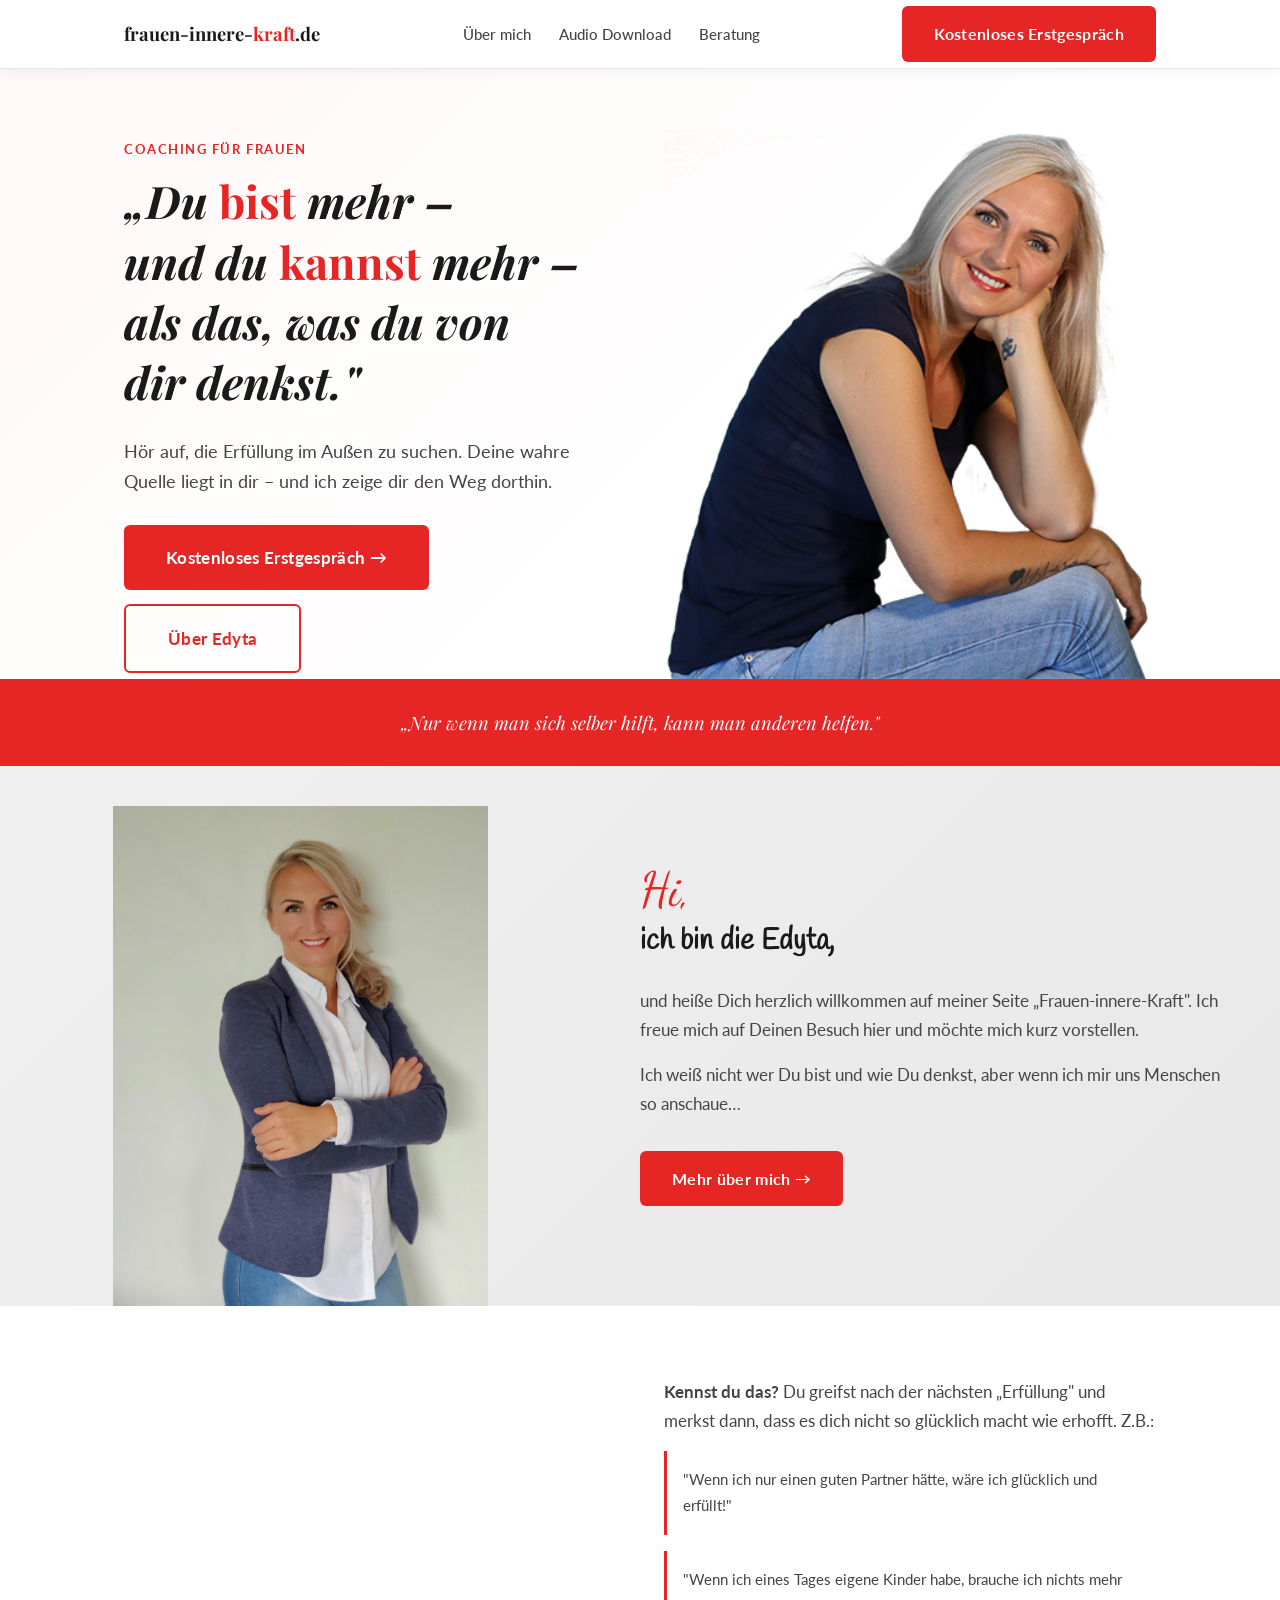
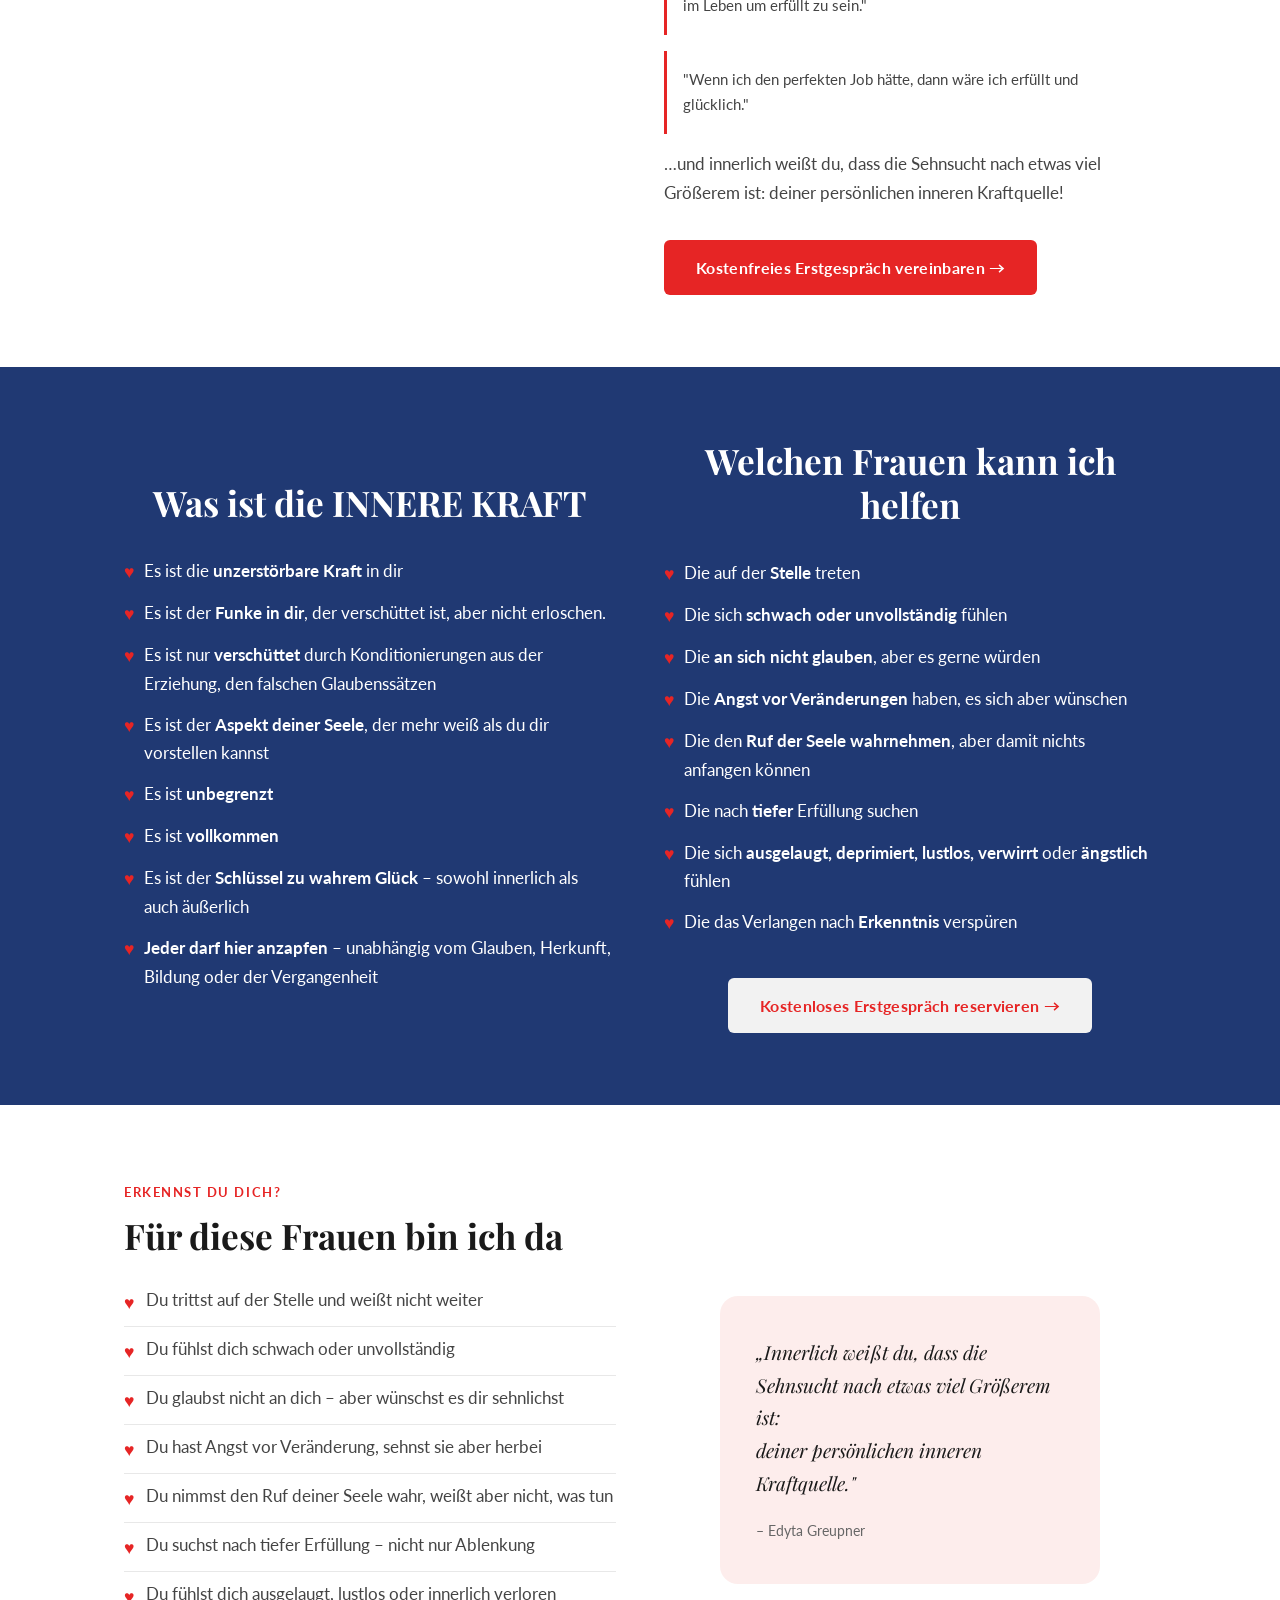
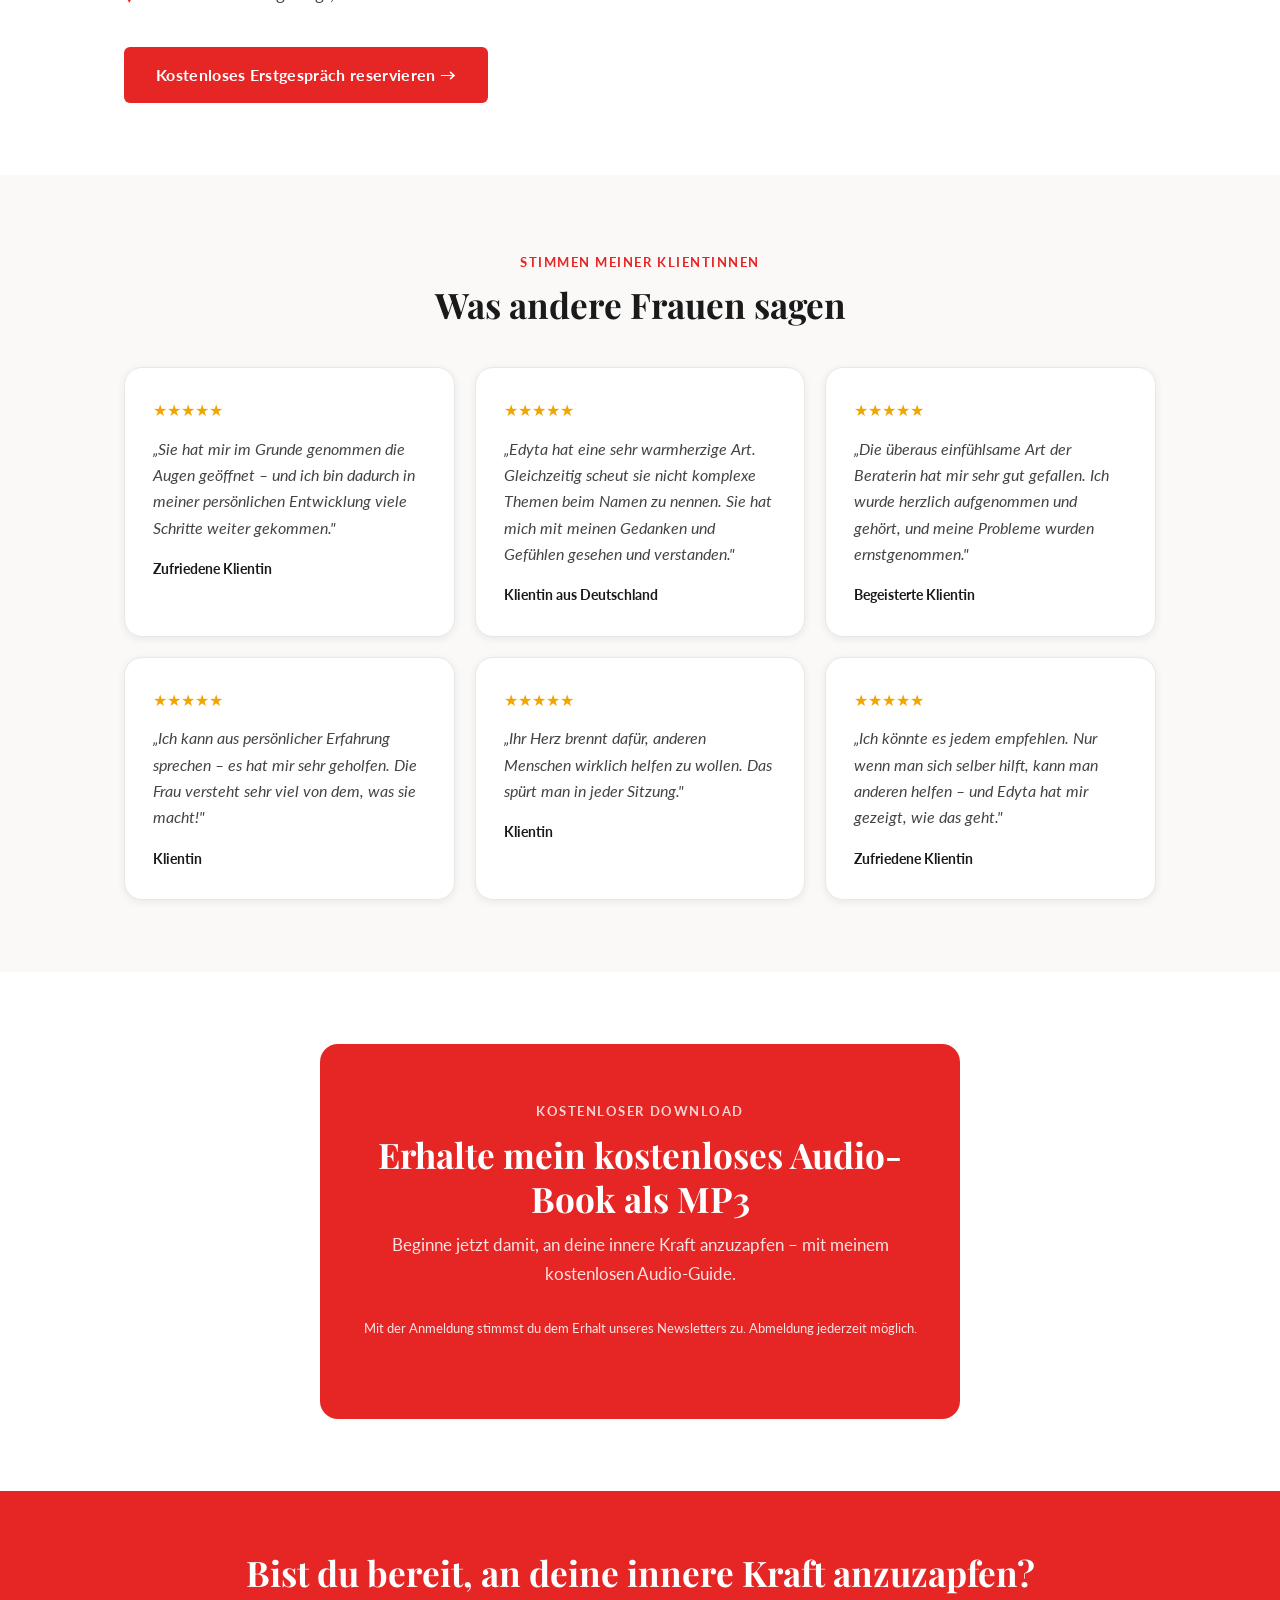
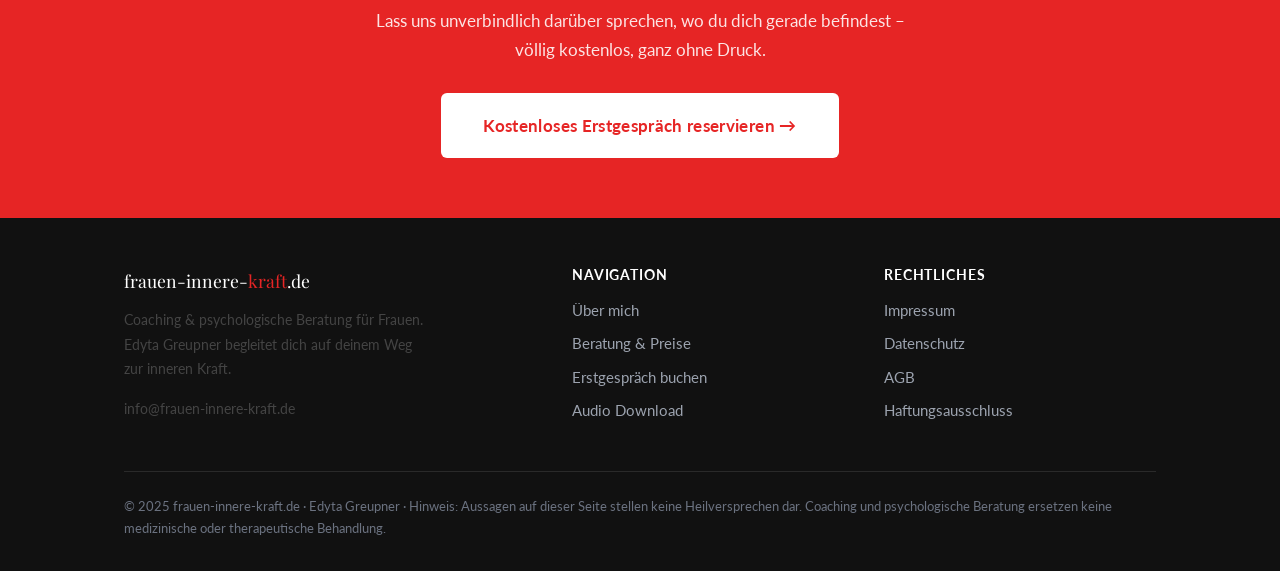
<file: index.html>
<!doctype html>
<html lang="de">
<head>
<meta charset="utf-8">
<meta name="viewport" content="width=device-width, initial-scale=1">
<title>Frauen Innere Kraft – Coaching für Frauen mit Edyta Greupner</title>
<meta name="description" content="Du bist mehr als das, was du von dir denkst. Edyta Greupner hilft Frauen, an ihre innere Kraft anzuzapfen und ein erfülltes Leben zu führen.">
<meta name="robots" content="index,follow">
<meta property="og:type" content="website">
<meta property="og:title" content="Frauen Innere Kraft – Coaching mit Edyta Greupner">
<meta property="og:image" content="/assets/img/edyta-hero.jpg">
<meta property="og:locale" content="de_DE">
<link rel="canonical" href="https://www.frauen-innere-kraft.de/">
<link rel="preconnect" href="https://fonts.googleapis.com">
<link rel="preconnect" href="https://fonts.gstatic.com" crossorigin>
<link rel="stylesheet" href="https://fonts.googleapis.com/css2?family=Lato:wght@400;700&family=Playfair+Display:ital,wght@0,600;0,700;1,600&family=Dancing+Script:wght@700&family=Handlee&display=swap">
<link rel="stylesheet" href="/assets/css/site.css">
</head>
<body>

<header class="header">
  <div class="container inner">
    <a href="/" class="logo">frauen-innere-<span>kraft</span>.de</a>
    <nav class="nav">
      <a href="/ueber/">Über mich</a>
      <a href="/#audio">Audio Download</a>
      <a href="/coaching/">Beratung</a>
    </nav>
    <a href="/erstgespraech/" class="btn">Kostenloses Erstgespräch</a>
    <button class="burger" aria-label="Menü öffnen" onclick="document.getElementById('mnav').classList.toggle('open')">
      <span></span><span></span><span></span>
    </button>
  </div>
  <nav class="mobile-nav" id="mnav">
    <a href="/ueber/">Über mich</a>
    <a href="/#audio">Audio Download</a>
    <a href="/coaching/">Beratung</a>
    <a href="/erstgespraech/">Kostenloses Erstgespräch</a>
  </nav>
</header>

<!-- HERO -->
<section class="hero" style="padding:60px 0 0;margin-bottom:0">
  <div class="container">
    <div class="hero-grid" style="align-items:center">
      <div>
        <span class="eyebrow">Coaching für Frauen</span>
        <h1 class="hero-quote" style="font-size:clamp(1.8rem,4vw,2.8rem)">
          „Du <strong>bist</strong> mehr –<br>
          und du <strong>kannst</strong> mehr –<br>
          als das, was du von<br>dir denkst."
        </h1>
        <p class="sub" style="margin-top:24px">Hör auf, die Erfüllung im Außen zu suchen. Deine wahre Quelle liegt in dir – und ich zeige dir den Weg dorthin.</p>
        <div style="display:flex;flex-wrap:wrap;gap:14px;margin-top:24px">
          <a href="/erstgespraech/" class="btn btn-lg">Kostenloses Erstgespräch →</a>
          <a href="/ueber/" class="btn btn-lg btn-outline">Über Edyta</a>
        </div>
      </div>
      <div class="hero-img" style="display:flex;align-items:flex-end;justify-content:center">
        <video autoplay muted loop playsinline style="width:100%;max-width:640px;display:block"
               poster="/assets/img/edyta-hero.png">
          <source src="/assets/img/edyta-hero.mp4" type="video/mp4">
          <img src="/assets/img/edyta-hero.png" alt="Edyta Greupner – Innere-Kraft Coach">
        </video>
      </div>
    </div>
  </div>
</section>

<!-- ZITAT STRIPE -->
<div style="background:var(--red);padding:28px 0;text-align:center;margin-top:0">
  <div class="container">
    <p style="color:#fff;font-family:'Playfair Display',serif;font-style:italic;font-size:1.15rem;margin:0">
      „Nur wenn man sich selber hilft, kann man anderen helfen."
    </p>
  </div>
</div>

<!-- ÜBER-TEASER -->
<section style="background:linear-gradient(135deg,#f0f0f0 0%,#e8e8e8 100%);padding:0;overflow:hidden">
  <div style="display:flex;flex-wrap:wrap;align-items:stretch;min-height:480px">
    <div style="flex:1;min-width:280px;display:flex;align-items:flex-end;justify-content:center;padding-top:40px">
      <img src="/assets/img/edyta-sitzend.jpg" alt="Edyta Greupner" style="max-height:500px;width:auto;display:block" loading="lazy">
    </div>
    <div style="flex:1;min-width:280px;display:flex;flex-direction:column;justify-content:center;padding:48px 40px">
      <p style="font-family:'Dancing Script',cursive;font-size:3rem;color:var(--red);margin:0 0 4px;line-height:1">Hi,</p>
      <p style="font-family:'Handlee',cursive;font-size:1.8rem;color:var(--ink);font-weight:700;margin:0 0 20px">ich bin die Edyta,</p>
      <p style="color:var(--ink-2)">und heiße Dich herzlich willkommen auf meiner Seite „Frauen-innere-Kraft". Ich freue mich auf Deinen Besuch hier und möchte mich kurz vorstellen.</p>
      <p style="color:var(--ink-2)">Ich weiß nicht wer Du bist und wie Du denkst, aber wenn ich mir uns Menschen so anschaue…</p>
      <a href="/ueber/" class="btn" style="margin-top:16px;align-self:flex-start">Mehr über mich →</a>
    </div>
  </div>
</section>

<!-- YOUTUBE VIDEO + KENNST DU DAS -->
<section>
  <div class="container">
    <div class="split" style="align-items:flex-start;gap:48px">
      <div style="flex:1.2">
        <div style="position:relative;padding-bottom:56.25%;height:0;overflow:hidden;border-radius:var(--radius-lg)">
          <iframe src="https://www.youtube.com/embed/zj03lX-xaEw?modestbranding=1&rel=0" frameborder="0" allowfullscreen
            style="position:absolute;top:0;left:0;width:100%;height:100%"></iframe>
        </div>
      </div>
      <div style="flex:1">
        <p style="font-size:1.05rem;color:var(--ink-2)"><strong>Kennst du das?</strong> Du greifst nach der nächsten „Erfüllung" und merkst dann, dass es dich nicht so glücklich macht wie erhofft. Z.B.:</p>
        <div style="margin:16px 0;padding:16px;border-left:3px solid var(--red);font-size:.95rem;color:var(--ink-2)">"Wenn ich nur einen guten Partner hätte, wäre ich glücklich und erfüllt!"</div>
        <div style="margin:16px 0;padding:16px;border-left:3px solid var(--red);font-size:.95rem;color:var(--ink-2)">"Wenn ich eines Tages eigene Kinder habe, brauche ich nichts mehr im Leben um erfüllt zu sein."</div>
        <div style="margin:16px 0;padding:16px;border-left:3px solid var(--red);font-size:.95rem;color:var(--ink-2)">"Wenn ich den perfekten Job hätte, dann wäre ich erfüllt und glücklich."</div>
        <p style="color:var(--ink-2)">…und innerlich weißt du, dass die Sehnsucht nach etwas viel Größerem ist: deiner persönlichen inneren Kraftquelle!</p>
        <a href="/erstgespraech/" class="btn" style="margin-top:16px">Kostenfreies Erstgespräch vereinbaren →</a>
      </div>
    </div>
  </div>
</section>

<!-- WAS IST INNERE KRAFT – dunkelblau wie Original -->
<section style="background:#203973;color:#fff">
  <div class="container">
    <div class="split" style="gap:48px">
      <div>
        <h2 style="color:#fff;text-align:center;margin-bottom:32px">Was ist die INNERE KRAFT</h2>
        <ul style="list-style:none;padding:0;margin:0;display:flex;flex-direction:column;gap:12px">
          <li style="display:flex;gap:10px;align-items:flex-start"><span style="color:var(--red);font-size:1.1rem">♥</span><span>Es ist die <strong>unzerstörbare Kraft</strong> in dir</span></li>
          <li style="display:flex;gap:10px;align-items:flex-start"><span style="color:var(--red);font-size:1.1rem">♥</span><span>Es ist der <strong>Funke in dir</strong>, der verschüttet ist, aber nicht erloschen.</span></li>
          <li style="display:flex;gap:10px;align-items:flex-start"><span style="color:var(--red);font-size:1.1rem">♥</span><span>Es ist nur <strong>verschüttet</strong> durch Konditionierungen aus der Erziehung, den falschen Glaubenssätzen</span></li>
          <li style="display:flex;gap:10px;align-items:flex-start"><span style="color:var(--red);font-size:1.1rem">♥</span><span>Es ist der <strong>Aspekt deiner Seele</strong>, der mehr weiß als du dir vorstellen kannst</span></li>
          <li style="display:flex;gap:10px;align-items:flex-start"><span style="color:var(--red);font-size:1.1rem">♥</span><span>Es ist <strong>unbegrenzt</strong></span></li>
          <li style="display:flex;gap:10px;align-items:flex-start"><span style="color:var(--red);font-size:1.1rem">♥</span><span>Es ist <strong>vollkommen</strong></span></li>
          <li style="display:flex;gap:10px;align-items:flex-start"><span style="color:var(--red);font-size:1.1rem">♥</span><span>Es ist der <strong>Schlüssel zu wahrem Glück</strong> – sowohl innerlich als auch äußerlich</span></li>
          <li style="display:flex;gap:10px;align-items:flex-start"><span style="color:var(--red);font-size:1.1rem">♥</span><span><strong>Jeder darf hier anzapfen</strong> – unabhängig vom Glauben, Herkunft, Bildung oder der Vergangenheit</span></li>
        </ul>
      </div>
      <div>
        <h2 style="color:#fff;text-align:center;margin-bottom:32px">Welchen Frauen kann ich helfen</h2>
        <ul style="list-style:none;padding:0;margin:0;display:flex;flex-direction:column;gap:12px">
          <li style="display:flex;gap:10px;align-items:flex-start"><span style="color:var(--red);font-size:1.1rem">♥</span><span>Die auf der <strong>Stelle</strong> treten</span></li>
          <li style="display:flex;gap:10px;align-items:flex-start"><span style="color:var(--red);font-size:1.1rem">♥</span><span>Die sich <strong>schwach oder unvollständig</strong> fühlen</span></li>
          <li style="display:flex;gap:10px;align-items:flex-start"><span style="color:var(--red);font-size:1.1rem">♥</span><span>Die <strong>an sich nicht glauben</strong>, aber es gerne würden</span></li>
          <li style="display:flex;gap:10px;align-items:flex-start"><span style="color:var(--red);font-size:1.1rem">♥</span><span>Die <strong>Angst vor Veränderungen</strong> haben, es sich aber wünschen</span></li>
          <li style="display:flex;gap:10px;align-items:flex-start"><span style="color:var(--red);font-size:1.1rem">♥</span><span>Die den <strong>Ruf der Seele wahrnehmen</strong>, aber damit nichts anfangen können</span></li>
          <li style="display:flex;gap:10px;align-items:flex-start"><span style="color:var(--red);font-size:1.1rem">♥</span><span>Die nach <strong>tiefer</strong> Erfüllung suchen</span></li>
          <li style="display:flex;gap:10px;align-items:flex-start"><span style="color:var(--red);font-size:1.1rem">♥</span><span>Die sich <strong>ausgelaugt, deprimiert, lustlos, verwirrt</strong> oder <strong>ängstlich</strong> fühlen</span></li>
          <li style="display:flex;gap:10px;align-items:flex-start"><span style="color:var(--red);font-size:1.1rem">♥</span><span>Die das Verlangen nach <strong>Erkenntnis</strong> verspüren</span></li>
        </ul>
        <div style="text-align:center;margin-top:40px">
          <a href="/erstgespraech/" class="btn" style="background:#f2f2f2;color:var(--red)">Kostenloses Erstgespräch reservieren →</a>
        </div>
      </div>
    </div>
  </div>
</section>

<!-- FÜR WELCHE FRAUEN -->
<section>
  <div class="container">
    <div class="split">
      <div>
        <span class="eyebrow">Erkennst du dich?</span>
        <h2>Für diese Frauen bin ich da</h2>
        <ul class="check-list">
          <li><span class="ic">♥</span> Du trittst auf der Stelle und weißt nicht weiter</li>
          <li><span class="ic">♥</span> Du fühlst dich schwach oder unvollständig</li>
          <li><span class="ic">♥</span> Du glaubst nicht an dich – aber wünschst es dir sehnlichst</li>
          <li><span class="ic">♥</span> Du hast Angst vor Veränderung, sehnst sie aber herbei</li>
          <li><span class="ic">♥</span> Du nimmst den Ruf deiner Seele wahr, weißt aber nicht, was tun</li>
          <li><span class="ic">♥</span> Du suchst nach tiefer Erfüllung – nicht nur Ablenkung</li>
          <li><span class="ic">♥</span> Du fühlst dich ausgelaugt, lustlos oder innerlich verloren</li>
        </ul>
        <a href="/erstgespraech/" class="btn" style="margin-top:8px">Kostenloses Erstgespräch reservieren →</a>
      </div>
      <div style="display:flex;align-items:center;justify-content:center">
        <div style="background:var(--red-light);border-radius:var(--radius-lg);padding:40px 36px;max-width:380px">
          <p style="font-family:'Playfair Display',serif;font-style:italic;font-size:1.2rem;color:var(--ink);margin-bottom:20px">
            „Innerlich weißt du, dass die Sehnsucht nach etwas viel Größerem ist:<br>deiner persönlichen inneren Kraftquelle."
          </p>
          <p style="font-size:.9rem;color:var(--muted);margin:0">– Edyta Greupner</p>
        </div>
      </div>
    </div>
  </div>
</section>

<!-- TESTIMONIALS -->
<section class="bg-alt">
  <div class="container">
    <div class="center" style="margin-bottom:8px">
      <span class="eyebrow">Stimmen meiner Klientinnen</span>
      <h2>Was andere Frauen sagen</h2>
    </div>
    <div class="testi-grid">
      <div class="testi">
        <div class="stars">★★★★★</div>
        <p>„Sie hat mir im Grunde genommen die Augen geöffnet – und ich bin dadurch in meiner persönlichen Entwicklung viele Schritte weiter gekommen."</p>
        <div class="author">Zufriedene Klientin</div>
      </div>
      <div class="testi">
        <div class="stars">★★★★★</div>
        <p>„Edyta hat eine sehr warmherzige Art. Gleichzeitig scheut sie nicht komplexe Themen beim Namen zu nennen. Sie hat mich mit meinen Gedanken und Gefühlen gesehen und verstanden."</p>
        <div class="author">Klientin aus Deutschland</div>
      </div>
      <div class="testi">
        <div class="stars">★★★★★</div>
        <p>„Die überaus einfühlsame Art der Beraterin hat mir sehr gut gefallen. Ich wurde herzlich aufgenommen und gehört, und meine Probleme wurden ernstgenommen."</p>
        <div class="author">Begeisterte Klientin</div>
      </div>
      <div class="testi">
        <div class="stars">★★★★★</div>
        <p>„Ich kann aus persönlicher Erfahrung sprechen – es hat mir sehr geholfen. Die Frau versteht sehr viel von dem, was sie macht!"</p>
        <div class="author">Klientin</div>
      </div>
      <div class="testi">
        <div class="stars">★★★★★</div>
        <p>„Ihr Herz brennt dafür, anderen Menschen wirklich helfen zu wollen. Das spürt man in jeder Sitzung."</p>
        <div class="author">Klientin</div>
      </div>
      <div class="testi">
        <div class="stars">★★★★★</div>
        <p>„Ich könnte es jedem empfehlen. Nur wenn man sich selber hilft, kann man anderen helfen – und Edyta hat mir gezeigt, wie das geht."</p>
        <div class="author">Zufriedene Klientin</div>
      </div>
    </div>
  </div>
</section>

<!-- AUDIO OPT-IN -->
<section id="audio">
  <div class="container">
    <div class="optin-box">
      <span class="eyebrow" style="color:rgba(255,255,255,.8)">Kostenloser Download</span>
      <h2>Erhalte mein kostenloses Audio-Book als MP3</h2>
      <p>Beginne jetzt damit, an deine innere Kraft anzuzapfen – mit meinem kostenlosen Audio-Guide.</p>

      <!-- KLICKTIPP FORMULAR -->
      <script type="text/javascript" src="https://assets.klicktipp.com/userimages/178156/forms/249794/5svyz45f6z8za667.js"></script>
      <!-- ENDE KLICKTIPP FORMULAR -->

      <p class="optin-note">Mit der Anmeldung stimmst du dem Erhalt unseres Newsletters zu. Abmeldung jederzeit möglich.</p>
    </div>
  </div>
</section>

<!-- CTA -->
<section class="cta-bar">
  <div class="container">
    <h2>Bist du bereit, an deine innere Kraft anzuzapfen?</h2>
    <p>Lass uns unverbindlich darüber sprechen, wo du dich gerade befindest – völlig kostenlos, ganz ohne Druck.</p>
    <a href="/erstgespraech/" class="btn btn-white btn-lg">Kostenloses Erstgespräch reservieren →</a>
  </div>
</section>

<!-- FOOTER -->
<footer>
  <div class="container">
    <div class="f-grid">
      <div>
        <a href="/" class="logo-foot">frauen-innere-<span>kraft</span>.de</a>
        <p style="font-size:.9rem;max-width:300px">Coaching & psychologische Beratung für Frauen. Edyta Greupner begleitet dich auf deinem Weg zur inneren Kraft.</p>
        <p style="font-size:.85rem;margin-top:8px">info@frauen-innere-kraft.de</p>
      </div>
      <div>
        <h4>Navigation</h4>
        <a href="/ueber/">Über mich</a>
        <a href="/coaching/">Beratung & Preise</a>
        <a href="/erstgespraech/">Erstgespräch buchen</a>
        <a href="/#audio">Audio Download</a>
      </div>
      <div>
        <h4>Rechtliches</h4>
        <a href="/impressum/">Impressum</a>
        <a href="/datenschutz/">Datenschutz</a>
        <a href="/agb/">AGB</a>
        <a href="/haftungsausschluss/">Haftungsausschluss</a>
      </div>
    </div>
    <hr class="divider">
    <p class="small">© 2025 frauen-innere-kraft.de · Edyta Greupner · Hinweis: Aussagen auf dieser Seite stellen keine Heilversprechen dar. Coaching und psychologische Beratung ersetzen keine medizinische oder therapeutische Behandlung.</p>
  </div>
</footer>

</body>
</html>
</file>
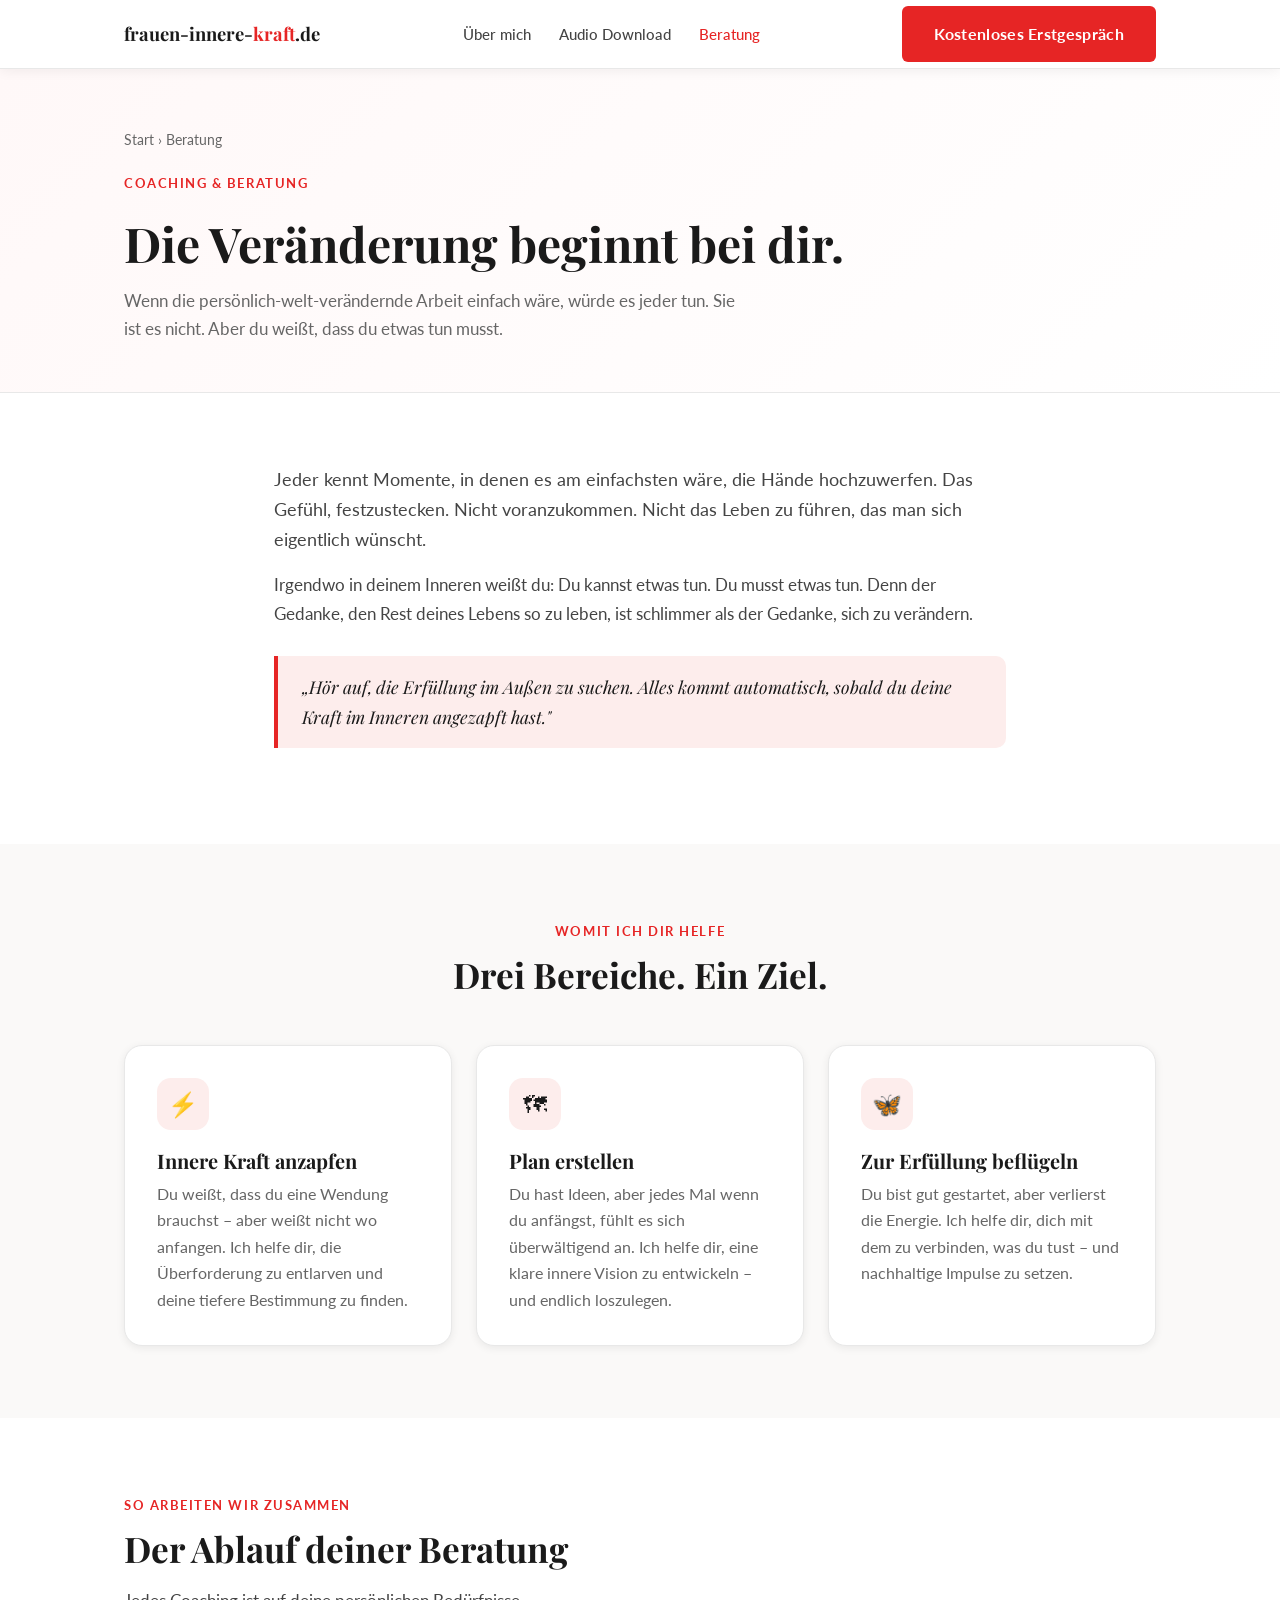
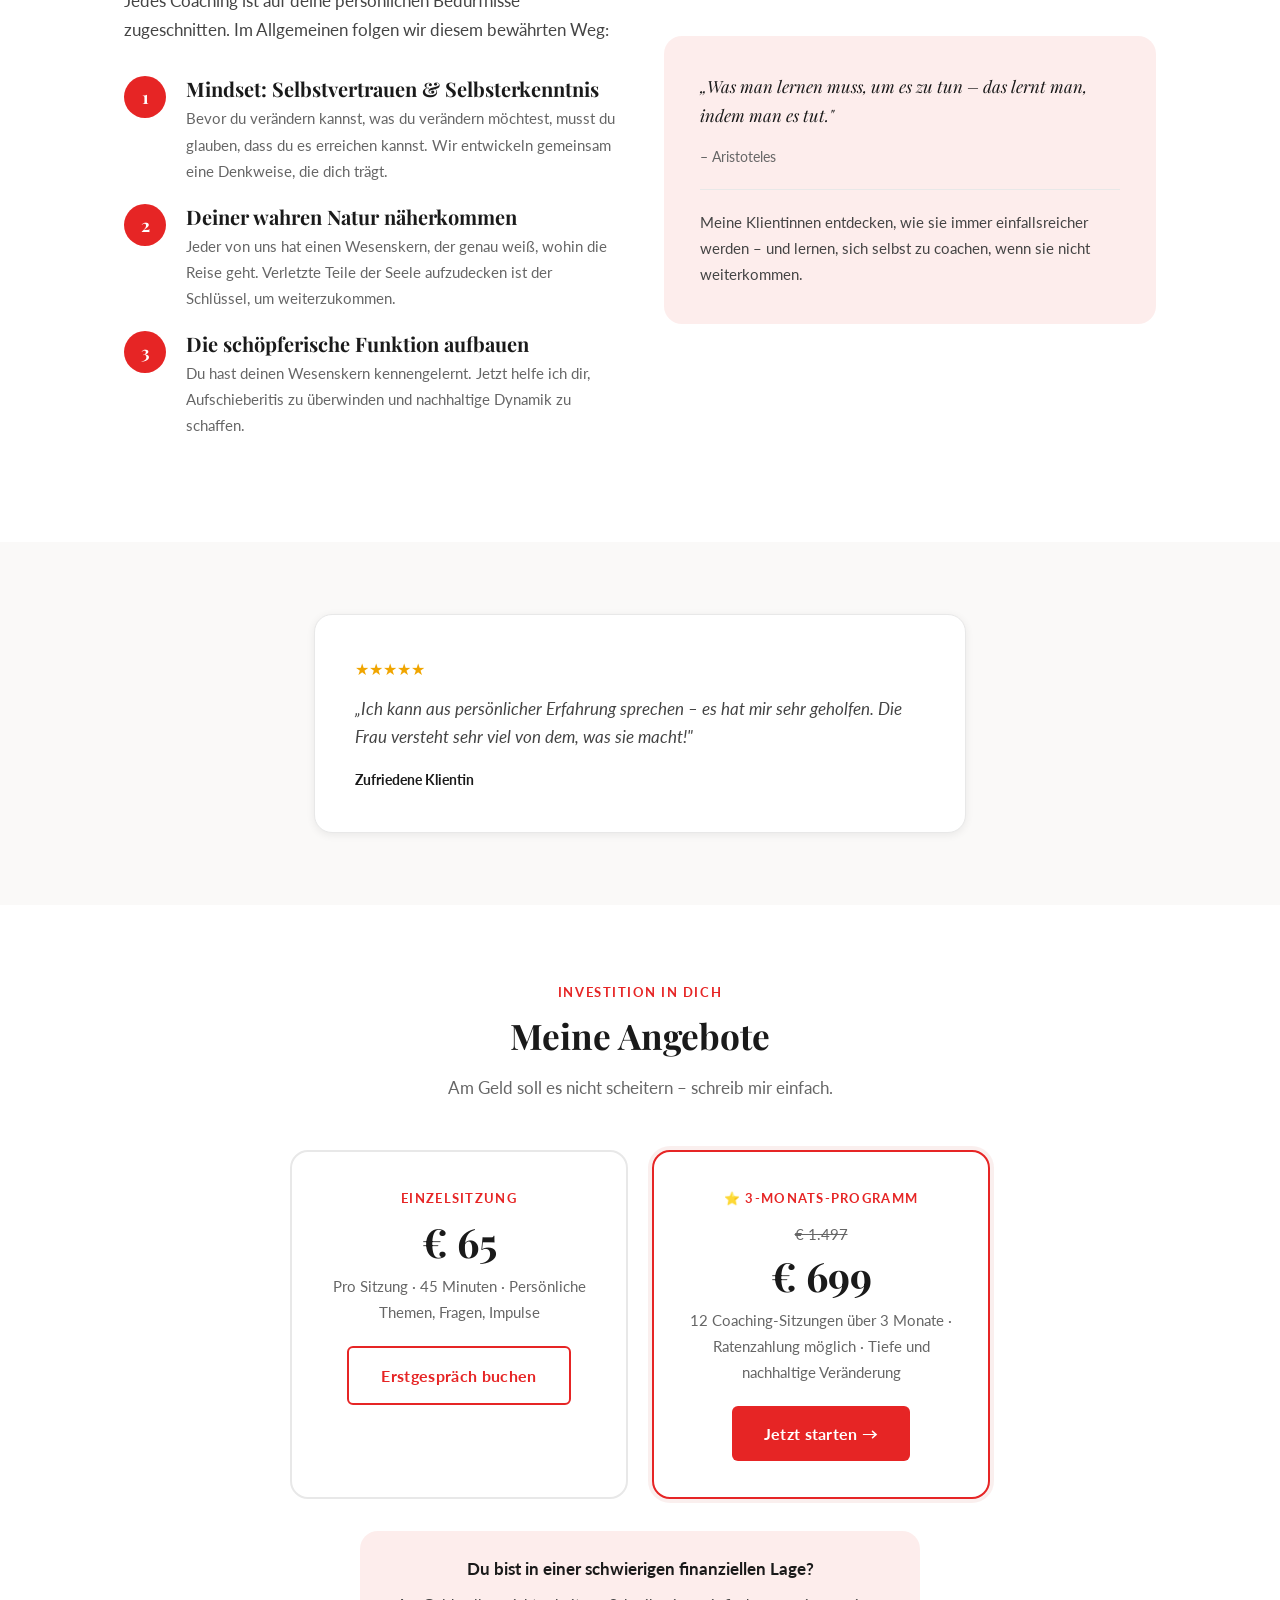
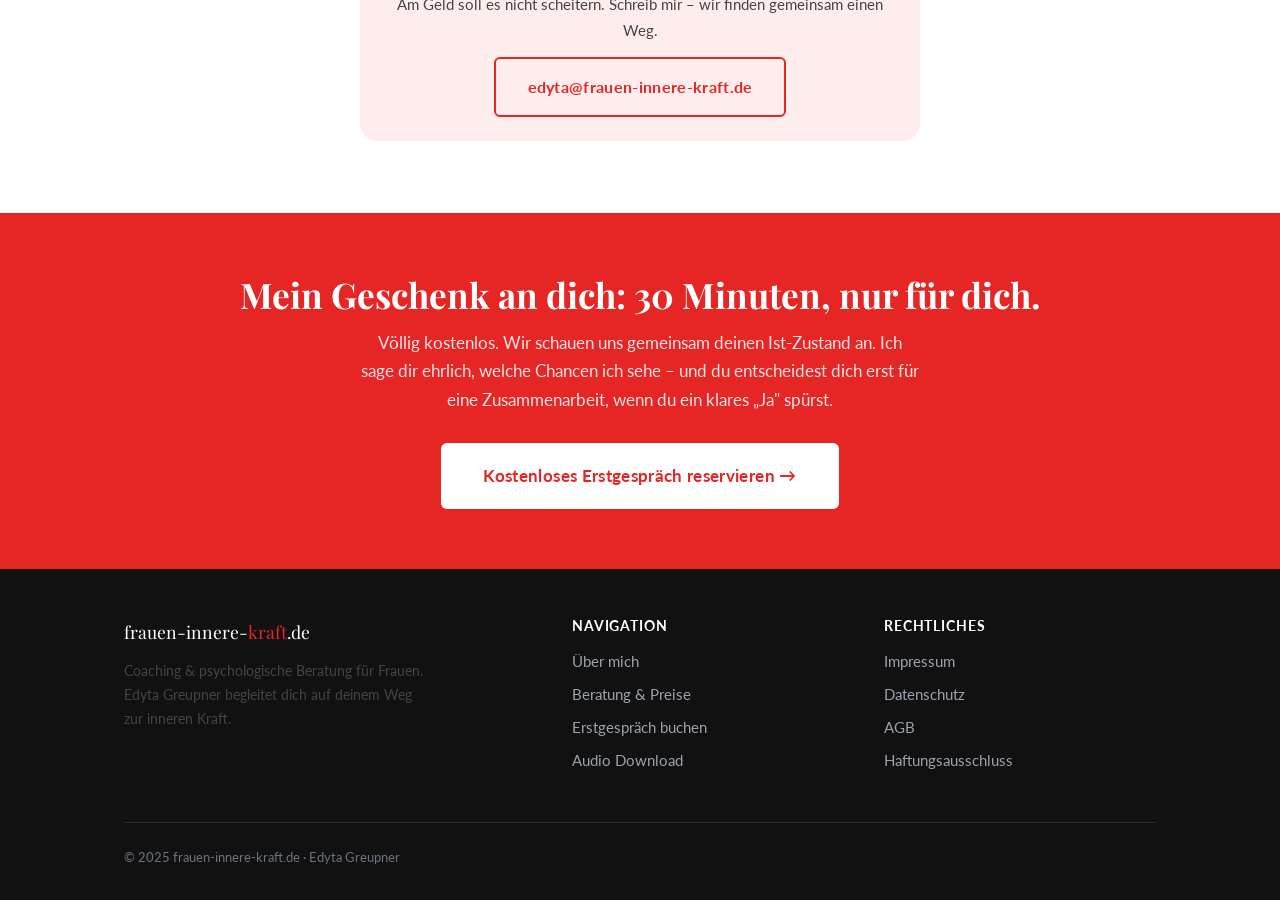
<file: coaching/index.html>
<!doctype html>
<html lang="de">
<head>
<meta charset="utf-8">
<meta name="viewport" content="width=device-width, initial-scale=1">
<title>Coaching & Beratung – Edyta Greupner | frauen-innere-kraft.de</title>
<meta name="description" content="Psychologische Beratung und Coaching für Frauen: Einzelsitzungen ab €65, 3-Monats-Programm. Edyta Greupner hilft dir, an deine innere Kraft anzuzapfen.">
<link rel="canonical" href="https://www.frauen-innere-kraft.de/coaching/">
<link rel="preconnect" href="https://fonts.googleapis.com">
<link rel="preconnect" href="https://fonts.gstatic.com" crossorigin>
<link rel="stylesheet" href="https://fonts.googleapis.com/css2?family=Lato:wght@400;700&family=Playfair+Display:ital,wght@0,600;0,700;1,600&display=swap">
<link rel="stylesheet" href="/assets/css/site.css">
</head>
<body>

<header class="header">
  <div class="container inner">
    <a href="/" class="logo">frauen-innere-<span>kraft</span>.de</a>
    <nav class="nav">
      <a href="/ueber/">Über mich</a>
      <a href="/#audio">Audio Download</a>
      <a href="/coaching/" style="color:var(--red)">Beratung</a>
    </nav>
    <a href="/erstgespraech/" class="btn">Kostenloses Erstgespräch</a>
    <button class="burger" aria-label="Menü öffnen" onclick="document.getElementById('mnav').classList.toggle('open')">
      <span></span><span></span><span></span>
    </button>
  </div>
  <nav class="mobile-nav" id="mnav">
    <a href="/ueber/">Über mich</a>
    <a href="/#audio">Audio Download</a>
    <a href="/coaching/">Beratung</a>
    <a href="/erstgespraech/">Kostenloses Erstgespräch</a>
  </nav>
</header>

<!-- PAGE HERO -->
<section class="pagehero">
  <div class="container">
    <div class="breadcrumb"><a href="/">Start</a> › Beratung</div>
    <span class="eyebrow">Coaching & Beratung</span>
    <h1 style="margin-top:10px">Die Veränderung beginnt bei dir.</h1>
    <p>Wenn die persönlich-welt-verändernde Arbeit einfach wäre, würde es jeder tun. Sie ist es nicht. Aber du weißt, dass du etwas tun musst.</p>
  </div>
</section>

<!-- INTRO -->
<section>
  <div class="container" style="max-width:780px">
    <p style="font-size:1.1rem;color:var(--ink-2)">Jeder kennt Momente, in denen es am einfachsten wäre, die Hände hochzuwerfen. Das Gefühl, festzustecken. Nicht voranzukommen. Nicht das Leben zu führen, das man sich eigentlich wünscht.</p>
    <p>Irgendwo in deinem Inneren weißt du: Du kannst etwas tun. Du musst etwas tun. Denn der Gedanke, den Rest deines Lebens so zu leben, ist schlimmer als der Gedanke, sich zu verändern.</p>

    <div class="blockquote" style="margin-top:28px">
      „Hör auf, die Erfüllung im Außen zu suchen. Alles kommt automatisch, sobald du deine Kraft im Inneren angezapft hast."
    </div>
  </div>
</section>

<!-- 3 ANGEBOTE -->
<section class="bg-alt">
  <div class="container">
    <div class="center" style="margin-bottom:48px">
      <span class="eyebrow">Womit ich dir helfe</span>
      <h2>Drei Bereiche. Ein Ziel.</h2>
    </div>
    <div class="cards three">
      <div class="card">
        <div class="ico">⚡</div>
        <h3>Innere Kraft anzapfen</h3>
        <p>Du weißt, dass du eine Wendung brauchst – aber weißt nicht wo anfangen. Ich helfe dir, die Überforderung zu entlarven und deine tiefere Bestimmung zu finden.</p>
      </div>
      <div class="card">
        <div class="ico">🗺</div>
        <h3>Plan erstellen</h3>
        <p>Du hast Ideen, aber jedes Mal wenn du anfängst, fühlt es sich überwältigend an. Ich helfe dir, eine klare innere Vision zu entwickeln – und endlich loszulegen.</p>
      </div>
      <div class="card">
        <div class="ico">🦋</div>
        <h3>Zur Erfüllung beflügeln</h3>
        <p>Du bist gut gestartet, aber verlierst die Energie. Ich helfe dir, dich mit dem zu verbinden, was du tust – und nachhaltige Impulse zu setzen.</p>
      </div>
    </div>
  </div>
</section>

<!-- ABLAUF -->
<section>
  <div class="container">
    <div class="split">
      <div>
        <span class="eyebrow">So arbeiten wir zusammen</span>
        <h2>Der Ablauf deiner Beratung</h2>
        <p>Jedes Coaching ist auf deine persönlichen Bedürfnisse zugeschnitten. Im Allgemeinen folgen wir diesem bewährten Weg:</p>
        <ul class="steps">
          <li>
            <span class="n">1</span>
            <div>
              <h3>Mindset: Selbstvertrauen & Selbsterkenntnis</h3>
              <p>Bevor du verändern kannst, was du verändern möchtest, musst du glauben, dass du es erreichen kannst. Wir entwickeln gemeinsam eine Denkweise, die dich trägt.</p>
            </div>
          </li>
          <li>
            <span class="n">2</span>
            <div>
              <h3>Deiner wahren Natur näherkommen</h3>
              <p>Jeder von uns hat einen Wesenskern, der genau weiß, wohin die Reise geht. Verletzte Teile der Seele aufzudecken ist der Schlüssel, um weiterzukommen.</p>
            </div>
          </li>
          <li>
            <span class="n">3</span>
            <div>
              <h3>Die schöpferische Funktion aufbauen</h3>
              <p>Du hast deinen Wesenskern kennengelernt. Jetzt helfe ich dir, Aufschieberitis zu überwinden und nachhaltige Dynamik zu schaffen.</p>
            </div>
          </li>
        </ul>
      </div>
      <div style="display:flex;align-items:center;justify-content:center">
        <div style="background:var(--red-light);border-radius:var(--radius-lg);padding:36px">
          <p style="font-family:'Playfair Display',serif;font-size:1.05rem;font-style:italic;color:var(--ink);margin-bottom:16px">„Was man lernen muss, um es zu tun – das lernt man, indem man es tut."</p>
          <p style="font-size:.88rem;color:var(--muted);margin:0">– Aristoteles</p>
          <hr style="border:none;border-top:1px solid var(--line);margin:20px 0">
          <p style="font-size:.95rem;color:var(--ink-2);margin:0">Meine Klientinnen entdecken, wie sie immer einfallsreicher werden – und lernen, sich selbst zu coachen, wenn sie nicht weiterkommen.</p>
        </div>
      </div>
    </div>
  </div>
</section>

<!-- TESTIMONIAL -->
<section class="bg-alt">
  <div class="container" style="max-width:700px">
    <div class="testi" style="padding:40px">
      <div class="stars">★★★★★</div>
      <p style="font-size:1.05rem">„Ich kann aus persönlicher Erfahrung sprechen – es hat mir sehr geholfen. Die Frau versteht sehr viel von dem, was sie macht!"</p>
      <div class="author">Zufriedene Klientin</div>
    </div>
  </div>
</section>

<!-- PREISE -->
<section>
  <div class="container">
    <div class="center" style="margin-bottom:48px">
      <span class="eyebrow">Investition in dich</span>
      <h2>Meine Angebote</h2>
      <p class="section-sub center">Am Geld soll es nicht scheitern – schreib mir einfach.</p>
    </div>
    <div class="pricing-grid">
      <div class="price-card">
        <div class="label">Einzelsitzung</div>
        <div class="amount">€ 65</div>
        <p>Pro Sitzung · 45 Minuten · Persönliche Themen, Fragen, Impulse</p>
        <a href="/erstgespraech/" class="btn btn-outline">Erstgespräch buchen</a>
      </div>
      <div class="price-card featured">
        <div class="label">⭐ 3-Monats-Programm</div>
        <div class="old">€ 1.497</div>
        <div class="amount">€ 699</div>
        <p>12 Coaching-Sitzungen über 3 Monate · Ratenzahlung möglich · Tiefe und nachhaltige Veränderung</p>
        <a href="/erstgespraech/" class="btn">Jetzt starten →</a>
      </div>
    </div>
    <div style="max-width:560px;margin:32px auto 0;text-align:center;padding:24px;background:var(--red-light);border-radius:var(--radius-lg)">
      <p style="color:var(--ink);margin-bottom:8px"><strong>Du bist in einer schwierigen finanziellen Lage?</strong></p>
      <p style="color:var(--ink-2);font-size:.95rem;margin-bottom:14px">Am Geld soll es nicht scheitern. Schreib mir – wir finden gemeinsam einen Weg.</p>
      <a href="mailto:edyta@frauen-innere-kraft.de" class="btn btn-outline">edyta@frauen-innere-kraft.de</a>
    </div>
  </div>
</section>

<!-- MEIN ANGEBOT / ERSTGESPRÄCH -->
<section class="cta-bar">
  <div class="container">
    <h2>Mein Geschenk an dich: 30 Minuten, nur für dich.</h2>
    <p>Völlig kostenlos. Wir schauen uns gemeinsam deinen Ist-Zustand an. Ich sage dir ehrlich, welche Chancen ich sehe – und du entscheidest dich erst für eine Zusammenarbeit, wenn du ein klares „Ja" spürst.</p>
    <a href="/erstgespraech/" class="btn btn-white btn-lg">Kostenloses Erstgespräch reservieren →</a>
  </div>
</section>

<!-- FOOTER -->
<footer>
  <div class="container">
    <div class="f-grid">
      <div>
        <a href="/" class="logo-foot">frauen-innere-<span>kraft</span>.de</a>
        <p style="font-size:.9rem;max-width:300px">Coaching & psychologische Beratung für Frauen. Edyta Greupner begleitet dich auf deinem Weg zur inneren Kraft.</p>
      </div>
      <div>
        <h4>Navigation</h4>
        <a href="/ueber/">Über mich</a>
        <a href="/coaching/">Beratung & Preise</a>
        <a href="/erstgespraech/">Erstgespräch buchen</a>
        <a href="/#audio">Audio Download</a>
      </div>
      <div>
        <h4>Rechtliches</h4>
        <a href="/impressum/">Impressum</a>
        <a href="/datenschutz/">Datenschutz</a>
        <a href="/agb/">AGB</a>
        <a href="/haftungsausschluss/">Haftungsausschluss</a>
      </div>
    </div>
    <hr class="divider">
    <p class="small">© 2025 frauen-innere-kraft.de · Edyta Greupner</p>
  </div>
</footer>

</body>
</html>
</file>
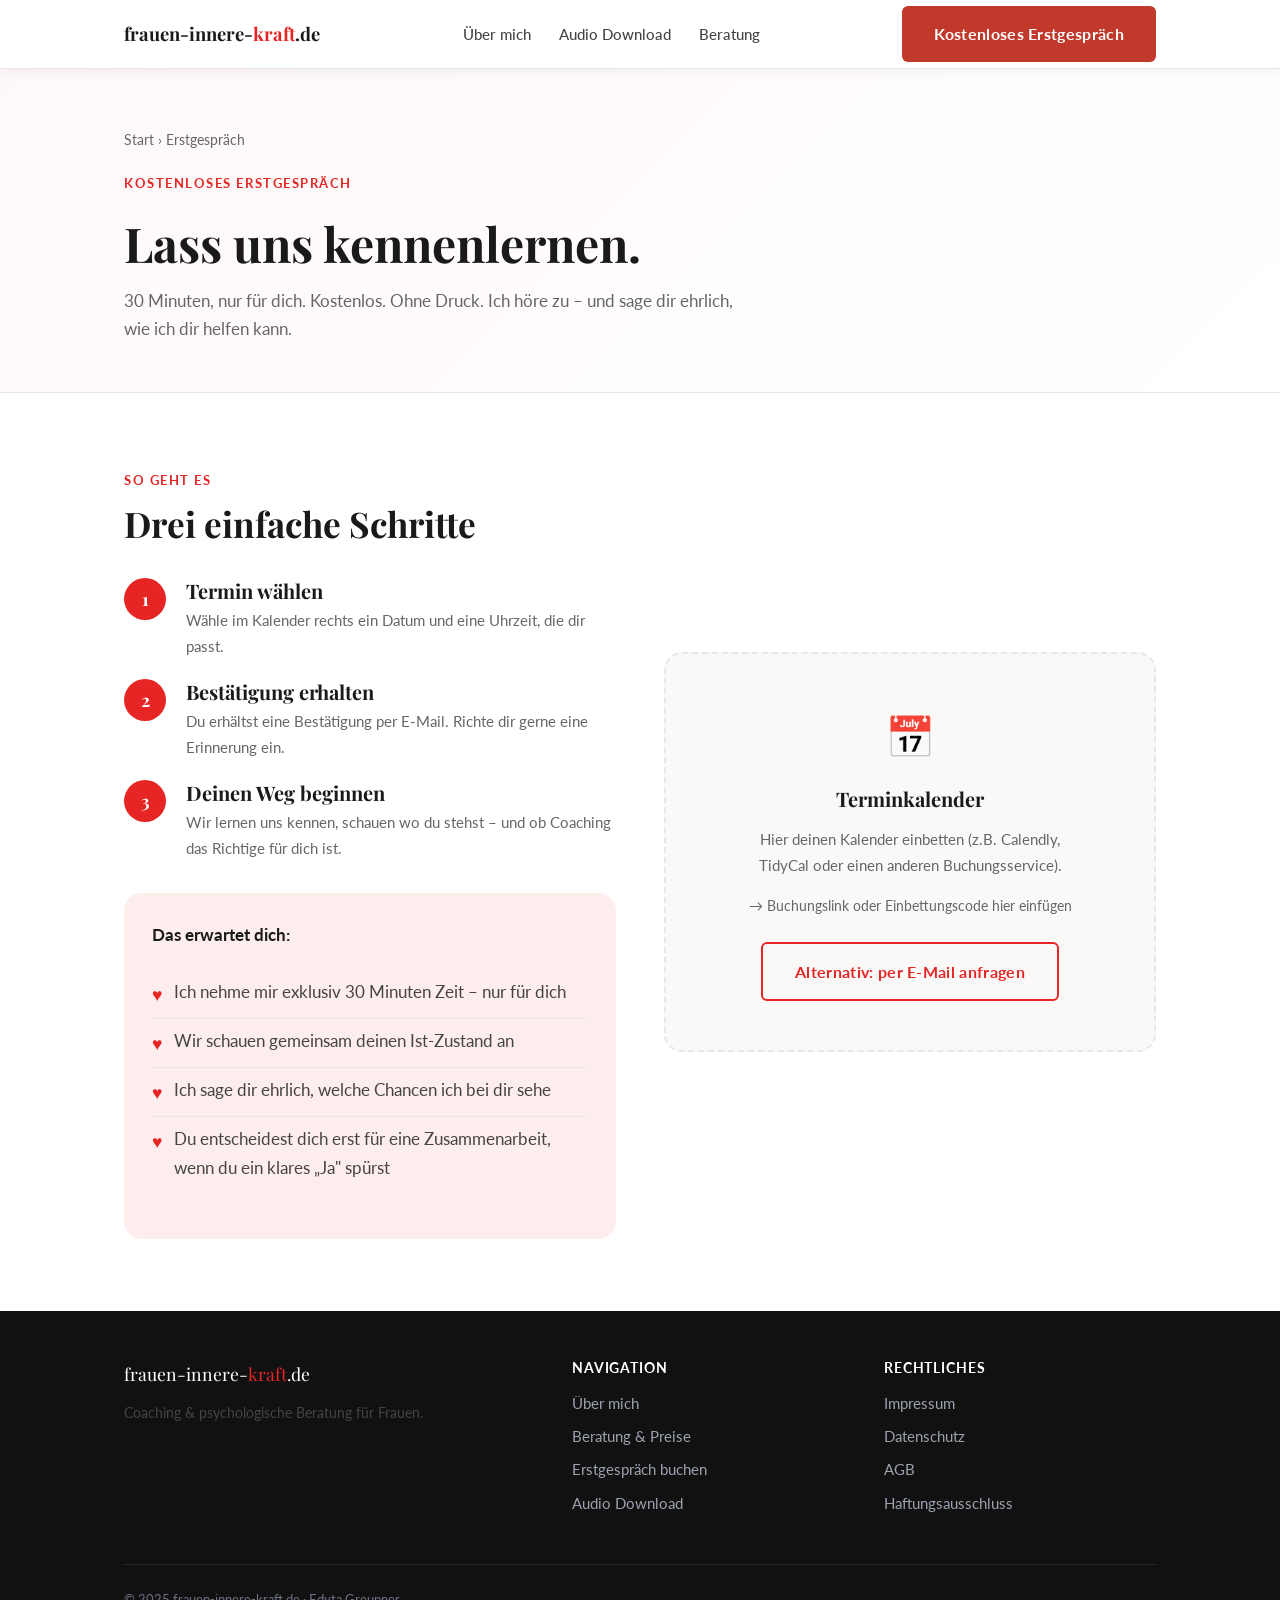
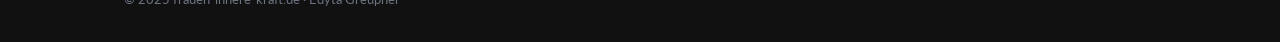
<file: erstgespraech/index.html>
<!doctype html>
<html lang="de">
<head>
<meta charset="utf-8">
<meta name="viewport" content="width=device-width, initial-scale=1">
<title>Kostenloses Erstgespräch buchen – Edyta Greupner | frauen-innere-kraft.de</title>
<meta name="description" content="Buche jetzt dein kostenloses 30-minütiges Erstgespräch mit Edyta Greupner. Kein Druck, kein Verkaufsgespräch – nur ein ehrliches Kennenlernen.">
<link rel="canonical" href="https://www.frauen-innere-kraft.de/erstgespraech/">
<link rel="preconnect" href="https://fonts.googleapis.com">
<link rel="preconnect" href="https://fonts.gstatic.com" crossorigin>
<link rel="stylesheet" href="https://fonts.googleapis.com/css2?family=Lato:wght@400;700&family=Playfair+Display:ital,wght@0,600;0,700;1,600&display=swap">
<link rel="stylesheet" href="/assets/css/site.css">
</head>
<body>

<header class="header">
  <div class="container inner">
    <a href="/" class="logo">frauen-innere-<span>kraft</span>.de</a>
    <nav class="nav">
      <a href="/ueber/">Über mich</a>
      <a href="/#audio">Audio Download</a>
      <a href="/coaching/">Beratung</a>
    </nav>
    <a href="/erstgespraech/" class="btn" style="background:var(--red-dark)">Kostenloses Erstgespräch</a>
    <button class="burger" aria-label="Menü öffnen" onclick="document.getElementById('mnav').classList.toggle('open')">
      <span></span><span></span><span></span>
    </button>
  </div>
  <nav class="mobile-nav" id="mnav">
    <a href="/ueber/">Über mich</a>
    <a href="/#audio">Audio Download</a>
    <a href="/coaching/">Beratung</a>
    <a href="/erstgespraech/">Kostenloses Erstgespräch</a>
  </nav>
</header>

<!-- PAGE HERO -->
<section class="pagehero">
  <div class="container">
    <div class="breadcrumb"><a href="/">Start</a> › Erstgespräch</div>
    <span class="eyebrow">Kostenloses Erstgespräch</span>
    <h1 style="margin-top:10px">Lass uns kennenlernen.</h1>
    <p>30 Minuten, nur für dich. Kostenlos. Ohne Druck. Ich höre zu – und sage dir ehrlich, wie ich dir helfen kann.</p>
  </div>
</section>

<!-- SO LÄUFT ES AB -->
<section>
  <div class="container">
    <div class="split">
      <div>
        <span class="eyebrow">So geht es</span>
        <h2>Drei einfache Schritte</h2>
        <ul class="steps">
          <li>
            <span class="n">1</span>
            <div>
              <h3>Termin wählen</h3>
              <p>Wähle im Kalender rechts ein Datum und eine Uhrzeit, die dir passt.</p>
            </div>
          </li>
          <li>
            <span class="n">2</span>
            <div>
              <h3>Bestätigung erhalten</h3>
              <p>Du erhältst eine Bestätigung per E-Mail. Richte dir gerne eine Erinnerung ein.</p>
            </div>
          </li>
          <li>
            <span class="n">3</span>
            <div>
              <h3>Deinen Weg beginnen</h3>
              <p>Wir lernen uns kennen, schauen wo du stehst – und ob Coaching das Richtige für dich ist.</p>
            </div>
          </li>
        </ul>

        <div style="background:var(--red-light);border-radius:var(--radius-lg);padding:28px;margin-top:28px">
          <p style="font-weight:700;color:var(--ink);margin-bottom:8px">Das erwartet dich:</p>
          <ul class="check-list">
            <li><span class="ic">♥</span> Ich nehme mir exklusiv 30 Minuten Zeit – nur für dich</li>
            <li><span class="ic">♥</span> Wir schauen gemeinsam deinen Ist-Zustand an</li>
            <li><span class="ic">♥</span> Ich sage dir ehrlich, welche Chancen ich bei dir sehe</li>
            <li><span class="ic">♥</span> Du entscheidest dich erst für eine Zusammenarbeit, wenn du ein klares „Ja" spürst</li>
          </ul>
        </div>
      </div>

      <!-- KALENDER PLACEHOLDER -->
      <div>
        <div style="background:var(--bg-alt);border:2px dashed var(--line);border-radius:var(--radius-lg);padding:48px 32px;text-align:center;min-height:400px;display:flex;flex-direction:column;align-items:center;justify-content:center;gap:16px">
          <div style="font-size:2.5rem">📅</div>
          <h3 style="margin:0">Terminkalender</h3>
          <p style="color:var(--muted);font-size:.95rem;max-width:320px;margin:0">Hier deinen Kalender einbetten (z.B. Calendly, TidyCal oder einen anderen Buchungsservice).</p>
          <p style="color:var(--muted);font-size:.85rem;margin:0">→ Buchungslink oder Einbettungscode hier einfügen</p>
          <a href="mailto:edyta@frauen-innere-kraft.de" class="btn btn-outline" style="margin-top:8px">Alternativ: per E-Mail anfragen</a>
        </div>
      </div>
    </div>
  </div>
</section>

<!-- FOOTER -->
<footer>
  <div class="container">
    <div class="f-grid">
      <div>
        <a href="/" class="logo-foot">frauen-innere-<span>kraft</span>.de</a>
        <p style="font-size:.9rem;max-width:300px">Coaching & psychologische Beratung für Frauen.</p>
      </div>
      <div>
        <h4>Navigation</h4>
        <a href="/ueber/">Über mich</a>
        <a href="/coaching/">Beratung & Preise</a>
        <a href="/erstgespraech/">Erstgespräch buchen</a>
        <a href="/#audio">Audio Download</a>
      </div>
      <div>
        <h4>Rechtliches</h4>
        <a href="/impressum/">Impressum</a>
        <a href="/datenschutz/">Datenschutz</a>
        <a href="/agb/">AGB</a>
        <a href="/haftungsausschluss/">Haftungsausschluss</a>
      </div>
    </div>
    <hr class="divider">
    <p class="small">© 2025 frauen-innere-kraft.de · Edyta Greupner</p>
  </div>
</footer>

</body>
</html>
</file>
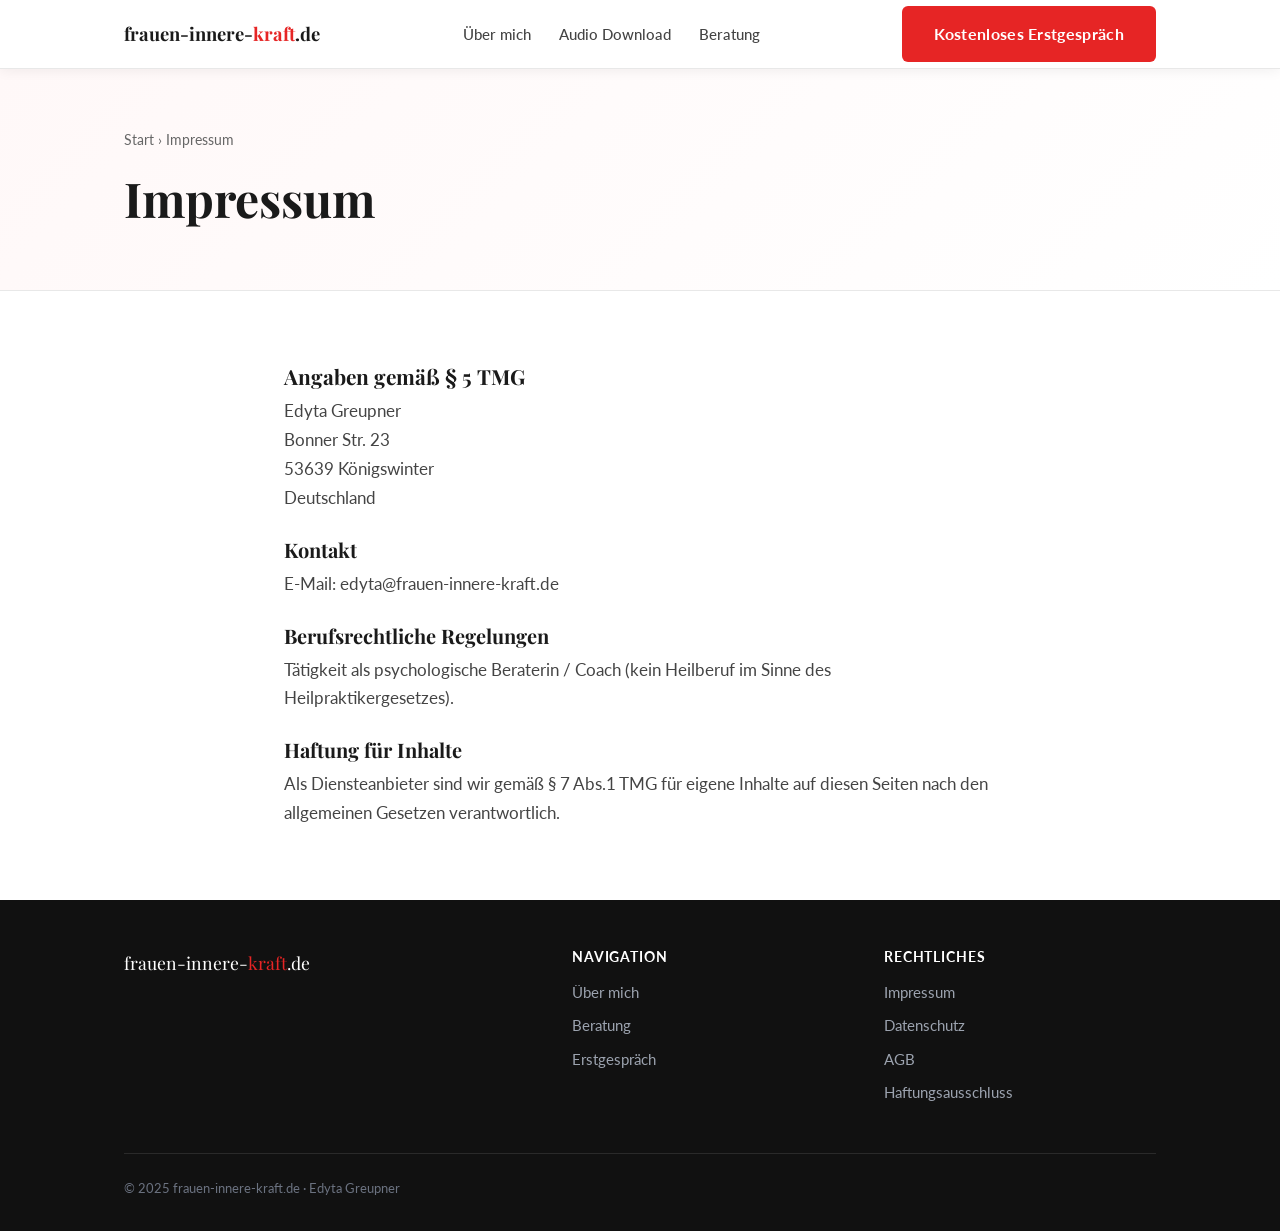
<file: impressum/index.html>
<!doctype html>
<html lang="de">
<head>
<meta charset="utf-8">
<meta name="viewport" content="width=device-width, initial-scale=1">
<title>Impressum – frauen-innere-kraft.de</title>
<meta name="robots" content="noindex,nofollow">
<link rel="preconnect" href="https://fonts.googleapis.com">
<link rel="preconnect" href="https://fonts.gstatic.com" crossorigin>
<link rel="stylesheet" href="https://fonts.googleapis.com/css2?family=Lato:wght@400;700&family=Playfair+Display:ital,wght@0,600;0,700;1,600&display=swap">
<link rel="stylesheet" href="/assets/css/site.css">
</head>
<body>
<header class="header">
  <div class="container inner">
    <a href="/" class="logo">frauen-innere-<span>kraft</span>.de</a>
    <nav class="nav">
      <a href="/ueber/">Über mich</a>
      <a href="/#audio">Audio Download</a>
      <a href="/coaching/">Beratung</a>
    </nav>
    <a href="/erstgespraech/" class="btn">Kostenloses Erstgespräch</a>
    <button class="burger" aria-label="Menü öffnen" onclick="document.getElementById('mnav').classList.toggle('open')"><span></span><span></span><span></span></button>
  </div>
  <nav class="mobile-nav" id="mnav">
    <a href="/ueber/">Über mich</a>
    <a href="/#audio">Audio Download</a>
    <a href="/coaching/">Beratung</a>
    <a href="/erstgespraech/">Kostenloses Erstgespräch</a>
  </nav>
</header>
<section class="pagehero"><div class="container">
  <div class="breadcrumb"><a href="/">Start</a> › Impressum</div>
  <h1 style="margin-top:10px">Impressum</h1>
</div></section>
<section><div class="container" style="max-width:760px">
  <h2 style="font-size:1.3rem;margin-bottom:8px">Angaben gemäß § 5 TMG</h2>
  <p>Edyta Greupner<br>
  Bonner Str. 23<br>
  53639 Königswinter<br>
  Deutschland</p>
  <h3 style="margin-top:24px">Kontakt</h3>
  <p>E-Mail: edyta@frauen-innere-kraft.de</p>
  <h3 style="margin-top:24px">Berufsrechtliche Regelungen</h3>
  <p>Tätigkeit als psychologische Beraterin / Coach (kein Heilberuf im Sinne des Heilpraktikergesetzes).</p>
  <h3 style="margin-top:24px">Haftung für Inhalte</h3>
  <p>Als Diensteanbieter sind wir gemäß § 7 Abs.1 TMG für eigene Inhalte auf diesen Seiten nach den allgemeinen Gesetzen verantwortlich.</p>
</div></section>
<footer><div class="container">
  <div class="f-grid">
    <div><a href="/" class="logo-foot">frauen-innere-<span>kraft</span>.de</a></div>
    <div><h4>Navigation</h4><a href="/ueber/">Über mich</a><a href="/coaching/">Beratung</a><a href="/erstgespraech/">Erstgespräch</a></div>
    <div><h4>Rechtliches</h4><a href="/impressum/">Impressum</a><a href="/datenschutz/">Datenschutz</a><a href="/agb/">AGB</a><a href="/haftungsausschluss/">Haftungsausschluss</a></div>
  </div>
  <hr class="divider">
  <p class="small">© 2025 frauen-innere-kraft.de · Edyta Greupner</p>
</div></footer>
</body>
</html>
</file>
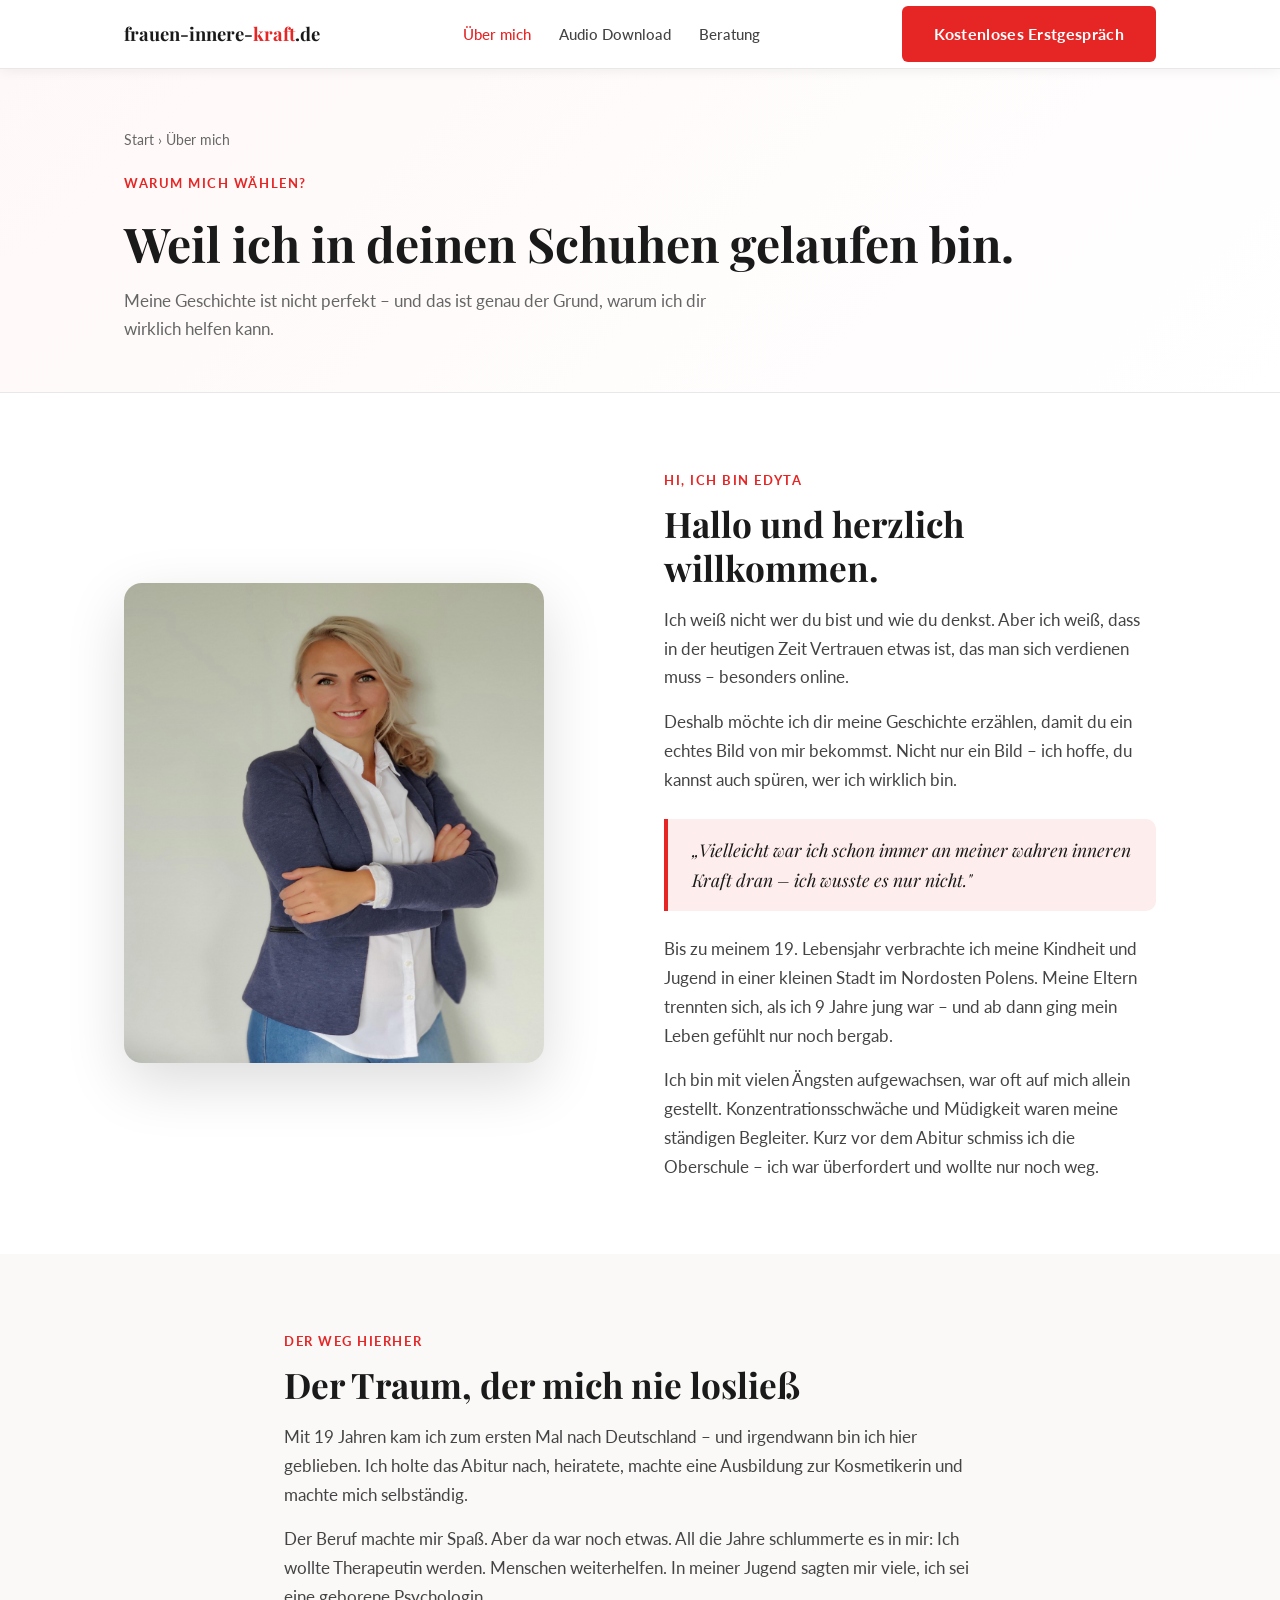
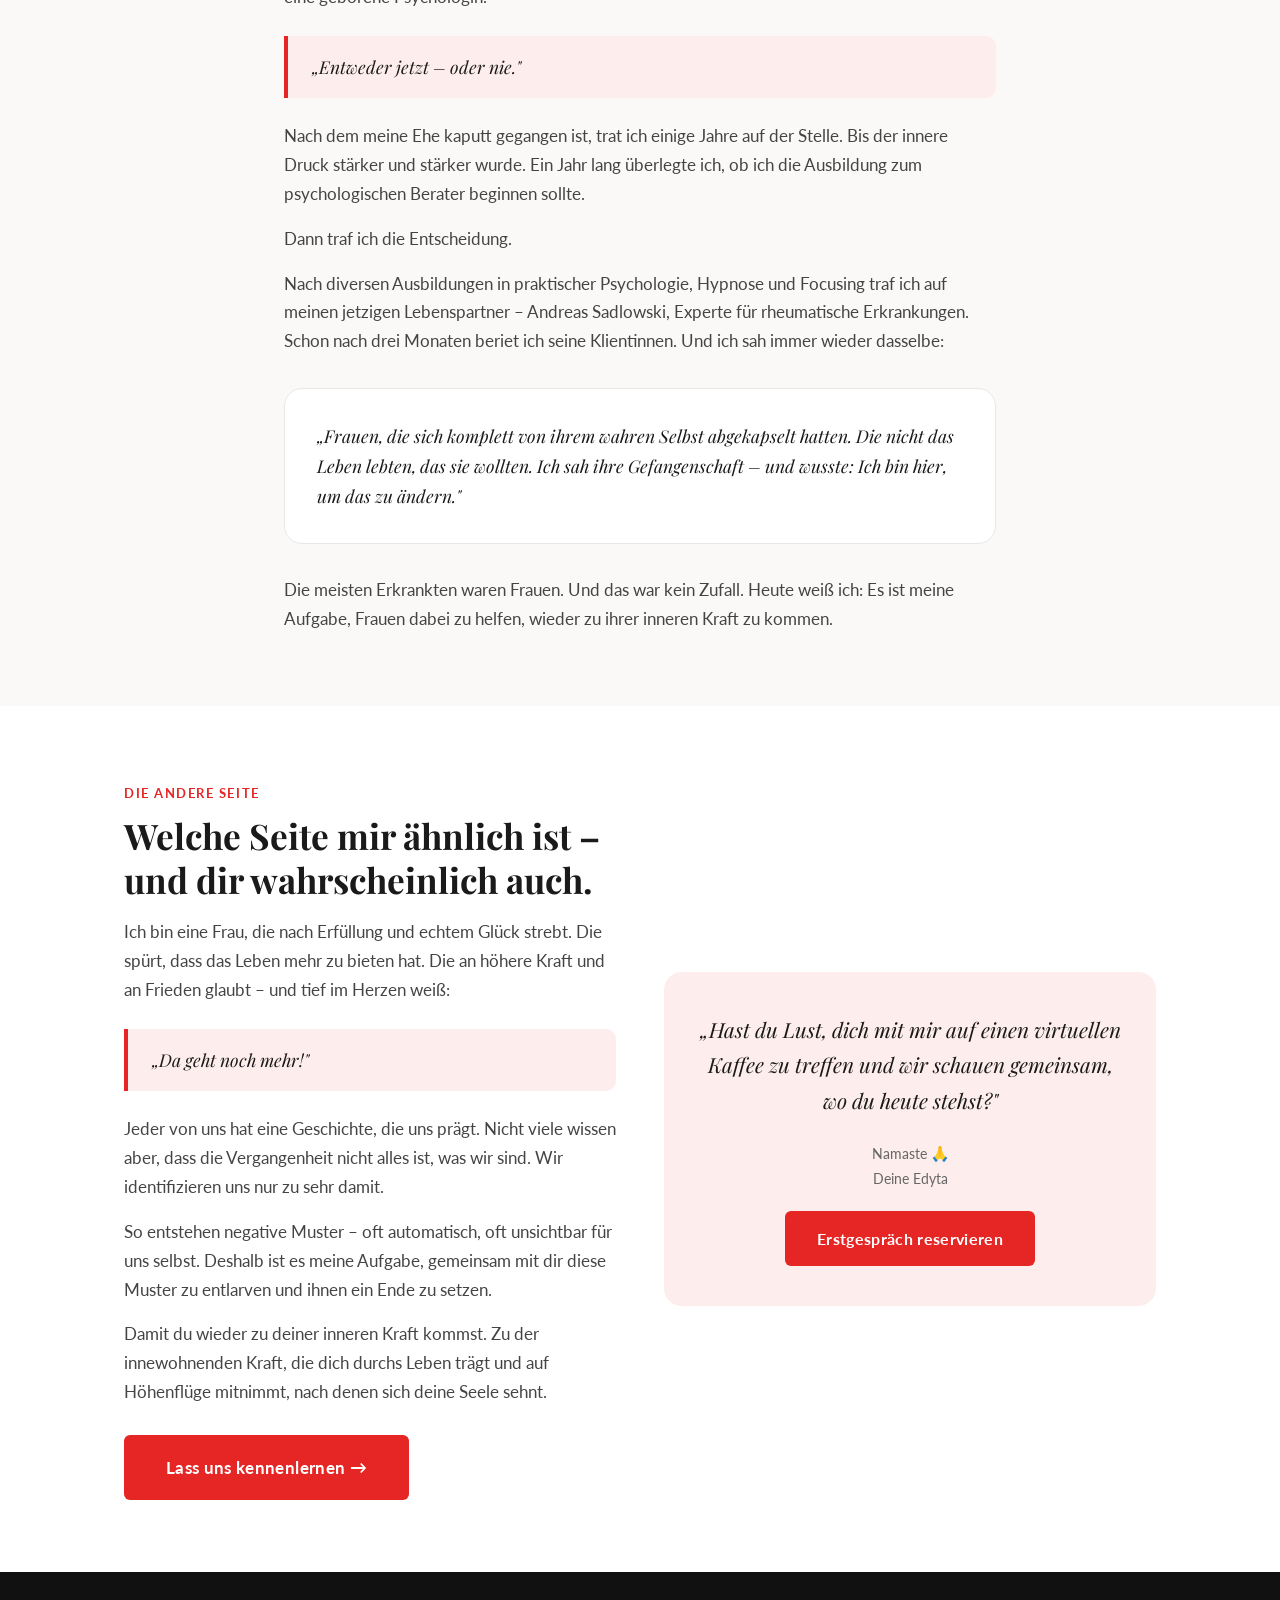
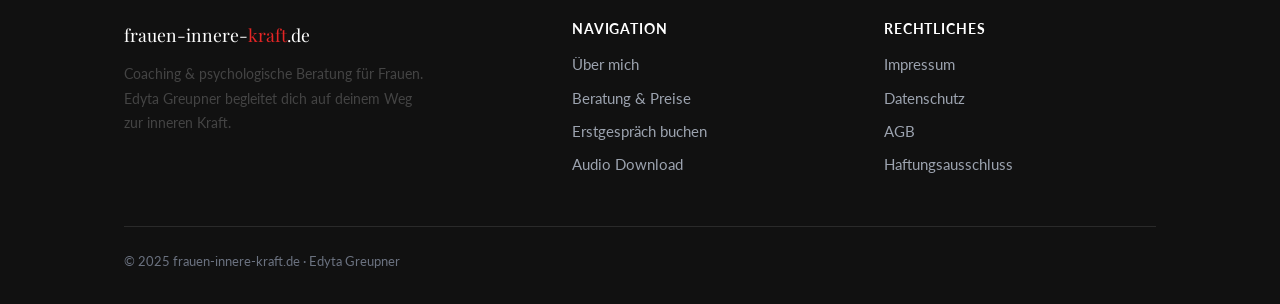
<file: ueber/index.html>
<!doctype html>
<html lang="de">
<head>
<meta charset="utf-8">
<meta name="viewport" content="width=device-width, initial-scale=1">
<title>Über mich – Edyta Greupner | frauen-innere-kraft.de</title>
<meta name="description" content="Edytas Geschichte: Von Polen nach Deutschland, durch Angst und Neuanfang – zur psychologischen Beraterin, die Frauen zu ihrer inneren Kraft führt.">
<link rel="canonical" href="https://www.frauen-innere-kraft.de/ueber/">
<link rel="preconnect" href="https://fonts.googleapis.com">
<link rel="preconnect" href="https://fonts.gstatic.com" crossorigin>
<link rel="stylesheet" href="https://fonts.googleapis.com/css2?family=Lato:wght@400;700&family=Playfair+Display:ital,wght@0,600;0,700;1,600&display=swap">
<link rel="stylesheet" href="/assets/css/site.css">
</head>
<body>

<header class="header">
  <div class="container inner">
    <a href="/" class="logo">frauen-innere-<span>kraft</span>.de</a>
    <nav class="nav">
      <a href="/ueber/" style="color:var(--red)">Über mich</a>
      <a href="/#audio">Audio Download</a>
      <a href="/coaching/">Beratung</a>
    </nav>
    <a href="/erstgespraech/" class="btn">Kostenloses Erstgespräch</a>
    <button class="burger" aria-label="Menü öffnen" onclick="document.getElementById('mnav').classList.toggle('open')">
      <span></span><span></span><span></span>
    </button>
  </div>
  <nav class="mobile-nav" id="mnav">
    <a href="/ueber/">Über mich</a>
    <a href="/#audio">Audio Download</a>
    <a href="/coaching/">Beratung</a>
    <a href="/erstgespraech/">Kostenloses Erstgespräch</a>
  </nav>
</header>

<!-- PAGE HERO -->
<section class="pagehero">
  <div class="container">
    <div class="breadcrumb"><a href="/">Start</a> › Über mich</div>
    <span class="eyebrow">Warum mich wählen?</span>
    <h1 style="margin-top:10px">Weil ich in deinen Schuhen gelaufen bin.</h1>
    <p>Meine Geschichte ist nicht perfekt – und das ist genau der Grund, warum ich dir wirklich helfen kann.</p>
  </div>
</section>

<!-- STORY -->
<section>
  <div class="container">
    <div class="split">
      <div class="about-photo">
        <img src="/assets/img/edyta-sitzend.jpg" alt="Edyta Greupner" width="420" height="480" loading="eager">
      </div>
      <div>
        <span class="eyebrow">Hi, ich bin Edyta</span>
        <h2>Hallo und herzlich willkommen.</h2>
        <p>Ich weiß nicht wer du bist und wie du denkst. Aber ich weiß, dass in der heutigen Zeit Vertrauen etwas ist, das man sich verdienen muss – besonders online.</p>
        <p>Deshalb möchte ich dir meine Geschichte erzählen, damit du ein echtes Bild von mir bekommst. Nicht nur ein Bild – ich hoffe, du kannst auch spüren, wer ich wirklich bin.</p>

        <div class="blockquote">
          „Vielleicht war ich schon immer an meiner wahren inneren Kraft dran – ich wusste es nur nicht."
        </div>

        <p>Bis zu meinem 19. Lebensjahr verbrachte ich meine Kindheit und Jugend in einer kleinen Stadt im Nordosten Polens. Meine Eltern trennten sich, als ich 9 Jahre jung war – und ab dann ging mein Leben gefühlt nur noch bergab.</p>
        <p>Ich bin mit vielen Ängsten aufgewachsen, war oft auf mich allein gestellt. Konzentrationsschwäche und Müdigkeit waren meine ständigen Begleiter. Kurz vor dem Abitur schmiss ich die Oberschule – ich war überfordert und wollte nur noch weg.</p>
      </div>
    </div>
  </div>
</section>

<!-- MEHR STORY -->
<section class="bg-alt">
  <div class="container" style="max-width:760px">
    <span class="eyebrow">Der Weg hierher</span>
    <h2>Der Traum, der mich nie losließ</h2>
    <p>Mit 19 Jahren kam ich zum ersten Mal nach Deutschland – und irgendwann bin ich hier geblieben. Ich holte das Abitur nach, heiratete, machte eine Ausbildung zur Kosmetikerin und machte mich selbständig.</p>
    <p>Der Beruf machte mir Spaß. Aber da war noch etwas. All die Jahre schlummerte es in mir: Ich wollte Therapeutin werden. Menschen weiterhelfen. In meiner Jugend sagten mir viele, ich sei eine geborene Psychologin.</p>

    <div class="blockquote">
      „Entweder jetzt – oder nie."
    </div>

    <p>Nach dem meine Ehe kaputt gegangen ist, trat ich einige Jahre auf der Stelle. Bis der innere Druck stärker und stärker wurde. Ein Jahr lang überlegte ich, ob ich die Ausbildung zum psychologischen Berater beginnen sollte.</p>
    <p>Dann traf ich die Entscheidung.</p>
    <p>Nach diversen Ausbildungen in praktischer Psychologie, Hypnose und Focusing traf ich auf meinen jetzigen Lebenspartner – Andreas Sadlowski, Experte für rheumatische Erkrankungen. Schon nach drei Monaten beriet ich seine Klientinnen. Und ich sah immer wieder dasselbe:</p>

    <div style="background:#fff;border:1px solid var(--line);border-radius:var(--radius-lg);padding:32px;margin:32px 0">
      <p style="font-family:'Playfair Display',serif;font-size:1.1rem;font-style:italic;color:var(--ink);margin:0">„Frauen, die sich komplett von ihrem wahren Selbst abgekapselt hatten. Die nicht das Leben lebten, das sie wollten. Ich sah ihre Gefangenschaft – und wusste: Ich bin hier, um das zu ändern."</p>
    </div>

    <p>Die meisten Erkrankten waren Frauen. Und das war kein Zufall. Heute weiß ich: Es ist meine Aufgabe, Frauen dabei zu helfen, wieder zu ihrer inneren Kraft zu kommen.</p>
  </div>
</section>

<!-- DIE ANDERE SEITE -->
<section>
  <div class="container">
    <div class="split">
      <div>
        <span class="eyebrow">Die andere Seite</span>
        <h2>Welche Seite mir ähnlich ist – und dir wahrscheinlich auch.</h2>
        <p>Ich bin eine Frau, die nach Erfüllung und echtem Glück strebt. Die spürt, dass das Leben mehr zu bieten hat. Die an höhere Kraft und an Frieden glaubt – und tief im Herzen weiß:</p>

        <div class="blockquote">„Da geht noch mehr!"</div>

        <p>Jeder von uns hat eine Geschichte, die uns prägt. Nicht viele wissen aber, dass die Vergangenheit nicht alles ist, was wir sind. Wir identifizieren uns nur zu sehr damit.</p>
        <p>So entstehen negative Muster – oft automatisch, oft unsichtbar für uns selbst. Deshalb ist es meine Aufgabe, gemeinsam mit dir diese Muster zu entlarven und ihnen ein Ende zu setzen.</p>
        <p>Damit du wieder zu deiner inneren Kraft kommst. Zu der innewohnenden Kraft, die dich durchs Leben trägt und auf Höhenflüge mitnimmt, nach denen sich deine Seele sehnt.</p>

        <div style="margin-top:28px">
          <a href="/erstgespraech/" class="btn btn-lg">Lass uns kennenlernen →</a>
        </div>
      </div>
      <div style="display:flex;align-items:center;justify-content:center">
        <div style="text-align:center;padding:40px 32px;background:var(--red-light);border-radius:var(--radius-lg)">
          <p style="font-family:'Playfair Display',serif;font-style:italic;font-size:1.3rem;color:var(--ink);margin-bottom:24px">„Hast du Lust, dich mit mir auf einen virtuellen Kaffee zu treffen und wir schauen gemeinsam, wo du heute stehst?"</p>
          <p style="font-size:.9rem;color:var(--muted);margin-bottom:20px">Namaste 🙏<br>Deine Edyta</p>
          <a href="/erstgespraech/" class="btn">Erstgespräch reservieren</a>
        </div>
      </div>
    </div>
  </div>
</section>

<!-- FOOTER -->
<footer>
  <div class="container">
    <div class="f-grid">
      <div>
        <a href="/" class="logo-foot">frauen-innere-<span>kraft</span>.de</a>
        <p style="font-size:.9rem;max-width:300px">Coaching & psychologische Beratung für Frauen. Edyta Greupner begleitet dich auf deinem Weg zur inneren Kraft.</p>
      </div>
      <div>
        <h4>Navigation</h4>
        <a href="/ueber/">Über mich</a>
        <a href="/coaching/">Beratung & Preise</a>
        <a href="/erstgespraech/">Erstgespräch buchen</a>
        <a href="/#audio">Audio Download</a>
      </div>
      <div>
        <h4>Rechtliches</h4>
        <a href="/impressum/">Impressum</a>
        <a href="/datenschutz/">Datenschutz</a>
        <a href="/agb/">AGB</a>
        <a href="/haftungsausschluss/">Haftungsausschluss</a>
      </div>
    </div>
    <hr class="divider">
    <p class="small">© 2025 frauen-innere-kraft.de · Edyta Greupner</p>
  </div>
</footer>

</body>
</html>
</file>
<file: assets/css/site.css>
/* =============================================
   frauen-innere-kraft.de – Site CSS
   ============================================= */

:root {
  --red:       #E62525;
  --red-dark:  #C0392B;
  --red-light: #FDEDEC;
  --ink:       #1a1a1a;
  --ink-2:     #444;
  --muted:     #666;
  --line:      #e8e8e8;
  --bg:        #fff;
  --bg-alt:    #faf9f8;
  --radius:    10px;
  --radius-lg: 18px;
  --shadow-sm: 0 2px 8px rgba(0,0,0,.07);
  --shadow:    0 8px 28px rgba(0,0,0,.10);
  --shadow-lg: 0 20px 60px rgba(0,0,0,.14);
  --max:       1080px;
}

*, *::before, *::after { box-sizing: border-box; margin: 0; padding: 0; }

html { scroll-behavior: smooth; }

body {
  font-family: 'Lato', 'Helvetica Neue', Arial, sans-serif;
  font-size: 17px;
  line-height: 1.7;
  color: var(--ink);
  background: var(--bg);
}

img { max-width: 100%; display: block; }
a { color: var(--red); text-decoration: none; }
a:hover { text-decoration: underline; }

h1,h2,h3,h4 {
  font-family: 'Playfair Display', Georgia, serif;
  line-height: 1.25;
  color: var(--ink);
}
h1 { font-size: clamp(2rem, 5vw, 3rem); }
h2 { font-size: clamp(1.5rem, 3.5vw, 2.2rem); margin-bottom: 16px; }
h3 { font-size: 1.25rem; margin-bottom: 8px; }
p { margin-bottom: 1rem; color: var(--ink-2); }
p:last-child { margin-bottom: 0; }

/* Layout */
.container { max-width: var(--max); margin: 0 auto; padding: 0 24px; }
section { padding: 72px 0; }
section.tight { padding: 48px 0; }
.bg-alt { background: var(--bg-alt); }
.bg-red { background: var(--red); }
.bg-dark { background: #1a1a1a; }
.center { text-align: center; }

/* Buttons */
.btn {
  display: inline-block;
  background: var(--red);
  color: #fff;
  font-weight: 700;
  font-size: 1rem;
  padding: 14px 32px;
  border-radius: 6px;
  border: none;
  cursor: pointer;
  transition: background .2s, transform .15s;
  text-decoration: none;
  letter-spacing: .02em;
}
.btn:hover { background: var(--red-dark); text-decoration: none; transform: translateY(-1px); }
.btn-outline {
  background: transparent;
  border: 2px solid var(--red);
  color: var(--red);
}
.btn-outline:hover { background: var(--red); color: #fff; }
.btn-white { background: #fff; color: var(--red); }
.btn-white:hover { background: #f5f5f5; }
.btn-lg { padding: 18px 42px; font-size: 1.08rem; }

/* Eyebrow */
.eyebrow {
  display: inline-block;
  font-size: .8rem;
  font-weight: 700;
  letter-spacing: .12em;
  text-transform: uppercase;
  color: var(--red);
  margin-bottom: 10px;
}

/* Header */
.header {
  position: sticky;
  top: 0;
  z-index: 50;
  background: #fff;
  border-bottom: 1px solid var(--line);
  box-shadow: 0 2px 12px rgba(0,0,0,.06);
}
.header .inner {
  display: flex;
  align-items: center;
  justify-content: space-between;
  gap: 24px;
  height: 68px;
}
.logo {
  font-family: 'Playfair Display', Georgia, serif;
  font-size: 1.15rem;
  font-weight: 700;
  color: var(--ink);
  text-decoration: none;
  white-space: nowrap;
}
.logo span { color: var(--red); }
.nav { display: flex; gap: 28px; align-items: center; }
.nav a { color: var(--ink-2); font-size: .96rem; font-weight: 500; text-decoration: none; transition: color .15s; }
.nav a:hover { color: var(--red); }
.burger {
  display: none;
  background: none;
  border: none;
  cursor: pointer;
  padding: 6px;
  flex-direction: column;
  gap: 5px;
}
.burger span { display: block; width: 24px; height: 2px; background: var(--ink); border-radius: 2px; }
.mobile-nav { display: none; border-top: 1px solid var(--line); background: #fff; padding: 16px 24px 20px; }
.mobile-nav a { display: block; padding: 10px 0; color: var(--ink-2); font-weight: 500; border-bottom: 1px solid var(--line); }
.mobile-nav a:last-child { border-bottom: none; }
.mobile-nav.open { display: block; }
@media(max-width:760px) {
  .nav, .header .btn { display: none; }
  .burger { display: flex; }
}

/* Hero */
.hero {
  position: relative;
  overflow: hidden;
  background: linear-gradient(135deg, #fff8f8 0%, #fff 60%);
  padding: 60px 0 0;
}
.hero-grid {
  display: grid;
  grid-template-columns: 1fr;
  gap: 48px;
  align-items: center;
}
@media(min-width:860px) {
  .hero-grid { grid-template-columns: 1fr 1fr; }
}
.hero h1 { margin-bottom: 20px; }
.hero .sub { font-size: 1.1rem; color: var(--ink-2); margin-bottom: 28px; }
.hero-img {
  display: flex;
  align-items: flex-end;
  justify-content: center;
}
.hero-img img, .hero-img video {
  width: 100%;
  max-width: 640px;
  display: block;
  animation: slideFromRight 1.2s cubic-bezier(0.22,1,0.36,1) both;
}
@keyframes slideFromRight {
  from { transform: translateX(120%); opacity: 0; }
  to   { transform: translateX(0);    opacity: 1; }
}

/* Quote hero */
.hero-quote {
  font-family: 'Playfair Display', serif;
  font-size: clamp(1.6rem, 4vw, 2.5rem);
  font-style: italic;
  color: var(--ink);
  line-height: 1.35;
}
.hero-quote strong { color: var(--red); font-style: normal; }

/* Section titles */
.section-title { margin-bottom: 8px; }
.section-sub { color: var(--muted); font-size: 1.05rem; max-width: 600px; }
.section-sub.center { margin: 0 auto; }

/* Cards */
.cards {
  display: grid;
  grid-template-columns: 1fr;
  gap: 24px;
  margin-top: 40px;
}
@media(min-width:600px) { .cards { grid-template-columns: 1fr 1fr; } }
@media(min-width:900px) { .cards.three { grid-template-columns: 1fr 1fr 1fr; } }
.card {
  background: #fff;
  border: 1px solid var(--line);
  border-radius: var(--radius-lg);
  padding: 32px;
  box-shadow: var(--shadow-sm);
}
.card .ico {
  width: 52px; height: 52px;
  background: var(--red-light);
  border-radius: 14px;
  display: grid; place-items: center;
  font-size: 1.5rem;
  margin-bottom: 18px;
}
.card h3 { margin-bottom: 8px; }
.card p { color: var(--muted); font-size: .97rem; }

/* Bullet list */
.check-list { list-style: none; padding: 0; margin: 20px 0; }
.check-list li {
  display: flex;
  gap: 12px;
  align-items: flex-start;
  padding: 8px 0;
  border-bottom: 1px solid var(--line);
  color: var(--ink-2);
}
.check-list li:last-child { border-bottom: none; }
.check-list .ic { color: var(--red); font-size: 1.1rem; margin-top: 2px; flex-shrink: 0; }

/* Testimonials */
.testi-grid {
  display: grid;
  grid-template-columns: 1fr;
  gap: 20px;
  margin-top: 40px;
}
@media(min-width:640px) { .testi-grid { grid-template-columns: 1fr 1fr; } }
@media(min-width:900px) { .testi-grid { grid-template-columns: 1fr 1fr 1fr; } }
.testi {
  background: #fff;
  border: 1px solid var(--line);
  border-radius: var(--radius-lg);
  padding: 28px;
  box-shadow: var(--shadow-sm);
}
.testi .stars { color: #f0a500; font-size: 1rem; margin-bottom: 12px; }
.testi p { font-size: .97rem; color: var(--ink-2); font-style: italic; margin-bottom: 16px; }
.testi .author { font-weight: 700; font-size: .9rem; color: var(--ink); }

/* Split layout */
.split {
  display: grid;
  grid-template-columns: 1fr;
  gap: 48px;
  align-items: center;
}
@media(min-width:860px) { .split { grid-template-columns: 1fr 1fr; } }
.split .img-wrap { border-radius: var(--radius-lg); overflow: hidden; box-shadow: var(--shadow); }
.split .img-wrap img { width: 100%; }

/* Steps */
.steps { list-style: none; padding: 0; margin: 32px 0; display: grid; gap: 20px; }
.steps li { display: flex; gap: 20px; align-items: flex-start; }
.steps .n {
  flex: 0 0 42px; width: 42px; height: 42px;
  background: var(--red); color: #fff;
  border-radius: 50%;
  display: grid; place-items: center;
  font-family: 'Playfair Display', serif;
  font-weight: 700; font-size: 1.1rem;
  flex-shrink: 0;
}
.steps h3 { margin-bottom: 4px; }
.steps p { color: var(--muted); font-size: .96rem; margin: 0; }

/* Pricing */
.pricing-grid {
  display: grid;
  grid-template-columns: 1fr;
  gap: 24px;
  margin-top: 40px;
  max-width: 700px;
  margin-left: auto;
  margin-right: auto;
}
@media(min-width:640px) { .pricing-grid { grid-template-columns: 1fr 1fr; } }
.price-card {
  background: #fff;
  border: 2px solid var(--line);
  border-radius: var(--radius-lg);
  padding: 36px;
  text-align: center;
}
.price-card.featured {
  border-color: var(--red);
  box-shadow: 0 0 0 4px rgba(192,57,43,.08);
}
.price-card .label { font-size: .8rem; font-weight: 700; text-transform: uppercase; letter-spacing: .1em; color: var(--red); margin-bottom: 12px; }
.price-card .amount { font-family: 'Playfair Display', serif; font-size: 2.5rem; font-weight: 700; color: var(--ink); line-height: 1; margin: 8px 0 4px; }
.price-card .old { text-decoration: line-through; color: var(--muted); font-size: .95rem; }
.price-card p { font-size: .95rem; color: var(--muted); margin: 12px 0 20px; }

/* Opt-in box */
.optin-box {
  background: var(--red);
  color: #fff;
  border-radius: var(--radius-lg);
  padding: 52px 40px;
  text-align: center;
  max-width: 640px;
  margin: 0 auto;
}
.optin-box h2 { color: #fff; margin-bottom: 10px; }
.optin-box p { color: rgba(255,255,255,.88); margin-bottom: 28px; }
.optin-form { display: flex; flex-direction: column; gap: 12px; max-width: 420px; margin: 0 auto; }
.optin-form input {
  padding: 14px 18px;
  border-radius: 6px;
  border: none;
  font-size: 1rem;
  width: 100%;
}
.optin-form .btn-white { width: 100%; padding: 14px; font-size: 1rem; }
.optin-note { font-size: .82rem; color: rgba(255,255,255,.7); margin-top: 10px; }

/* CTA bar */
.cta-bar {
  background: var(--red);
  padding: 60px 0;
  text-align: center;
}
.cta-bar h2 { color: #fff; margin-bottom: 12px; }
.cta-bar p { color: rgba(255,255,255,.88); max-width: 560px; margin: 0 auto 28px; }

/* Page hero */
.pagehero {
  background: linear-gradient(135deg, #fff8f8, #fff);
  padding: 60px 0 48px;
  border-bottom: 1px solid var(--line);
}
.pagehero .eyebrow { margin-bottom: 8px; }
.pagehero h1 { margin-bottom: 14px; }
.pagehero p { color: var(--muted); font-size: 1.05rem; max-width: 620px; }
.breadcrumb { font-size: .85rem; color: var(--muted); margin-bottom: 16px; }
.breadcrumb a { color: var(--muted); }
.breadcrumb a:hover { color: var(--red); }

/* About layout */
.about-photo {
  border-radius: var(--radius-lg);
  overflow: hidden;
  box-shadow: var(--shadow-lg);
  max-width: 420px;
}
.about-photo img { width: 100%; }

/* Quote block */
.blockquote {
  border-left: 4px solid var(--red);
  padding: 16px 24px;
  background: var(--red-light);
  border-radius: 0 var(--radius) var(--radius) 0;
  margin: 24px 0;
  font-family: 'Playfair Display', serif;
  font-style: italic;
  font-size: 1.1rem;
  color: var(--ink);
}

/* Footer */
footer {
  background: #111;
  color: #9CA3AF;
  padding: 48px 0 32px;
}
footer .f-grid {
  display: grid;
  grid-template-columns: 1fr;
  gap: 40px;
  margin-bottom: 40px;
}
@media(min-width:640px) { footer .f-grid { grid-template-columns: 1.5fr 1fr 1fr; } }
footer .logo-foot {
  font-family: 'Playfair Display', serif;
  font-size: 1.1rem;
  color: #fff;
  margin-bottom: 12px;
  display: block;
}
footer .logo-foot span { color: var(--red); }
footer h4 { color: #fff; font-size: .9rem; font-weight: 700; letter-spacing: .06em; text-transform: uppercase; margin-bottom: 14px; font-family: 'Lato', sans-serif; }
footer a { color: #9CA3AF; font-size: .93rem; display: block; margin-bottom: 8px; transition: color .15s; }
footer a:hover { color: #fff; text-decoration: none; }
footer .divider { border: none; border-top: 1px solid #2a2a2a; margin-bottom: 24px; }
footer .small { font-size: .83rem; color: #6B7280; line-height: 1.6; }
</file>
